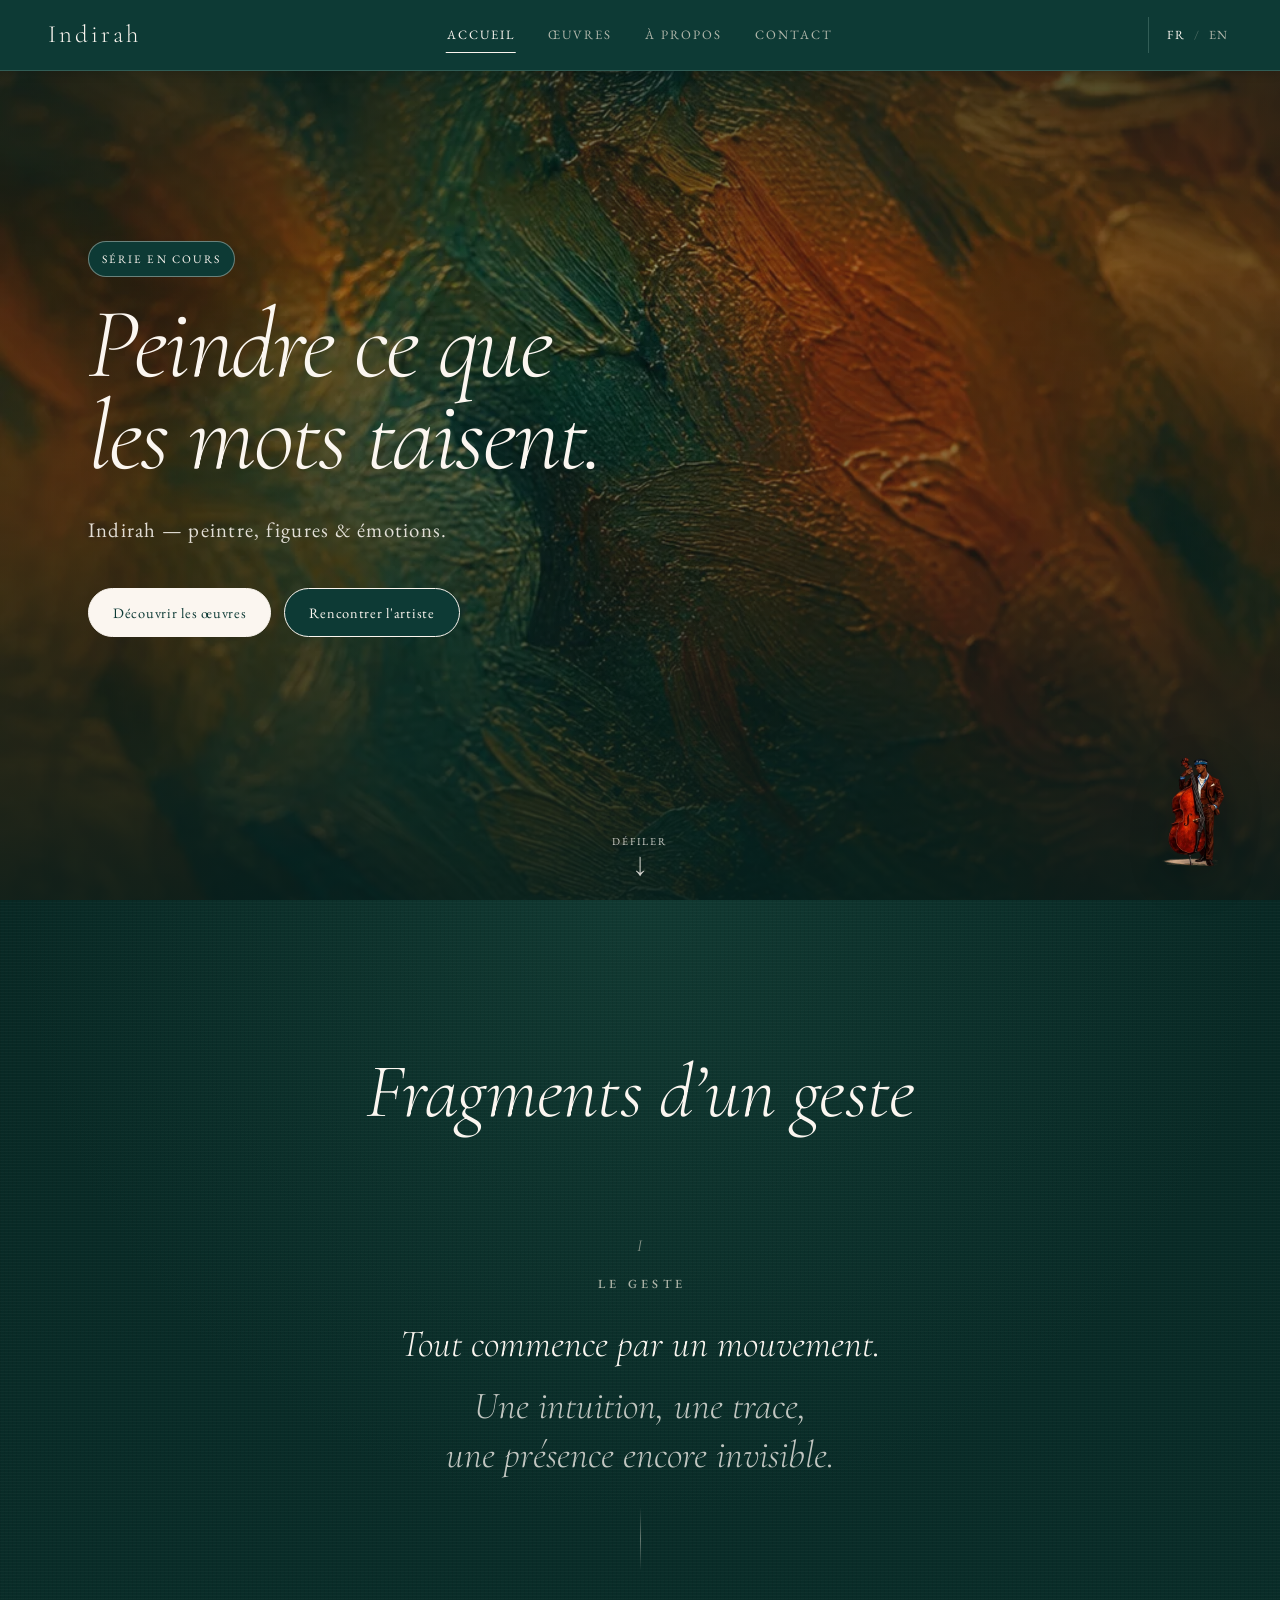
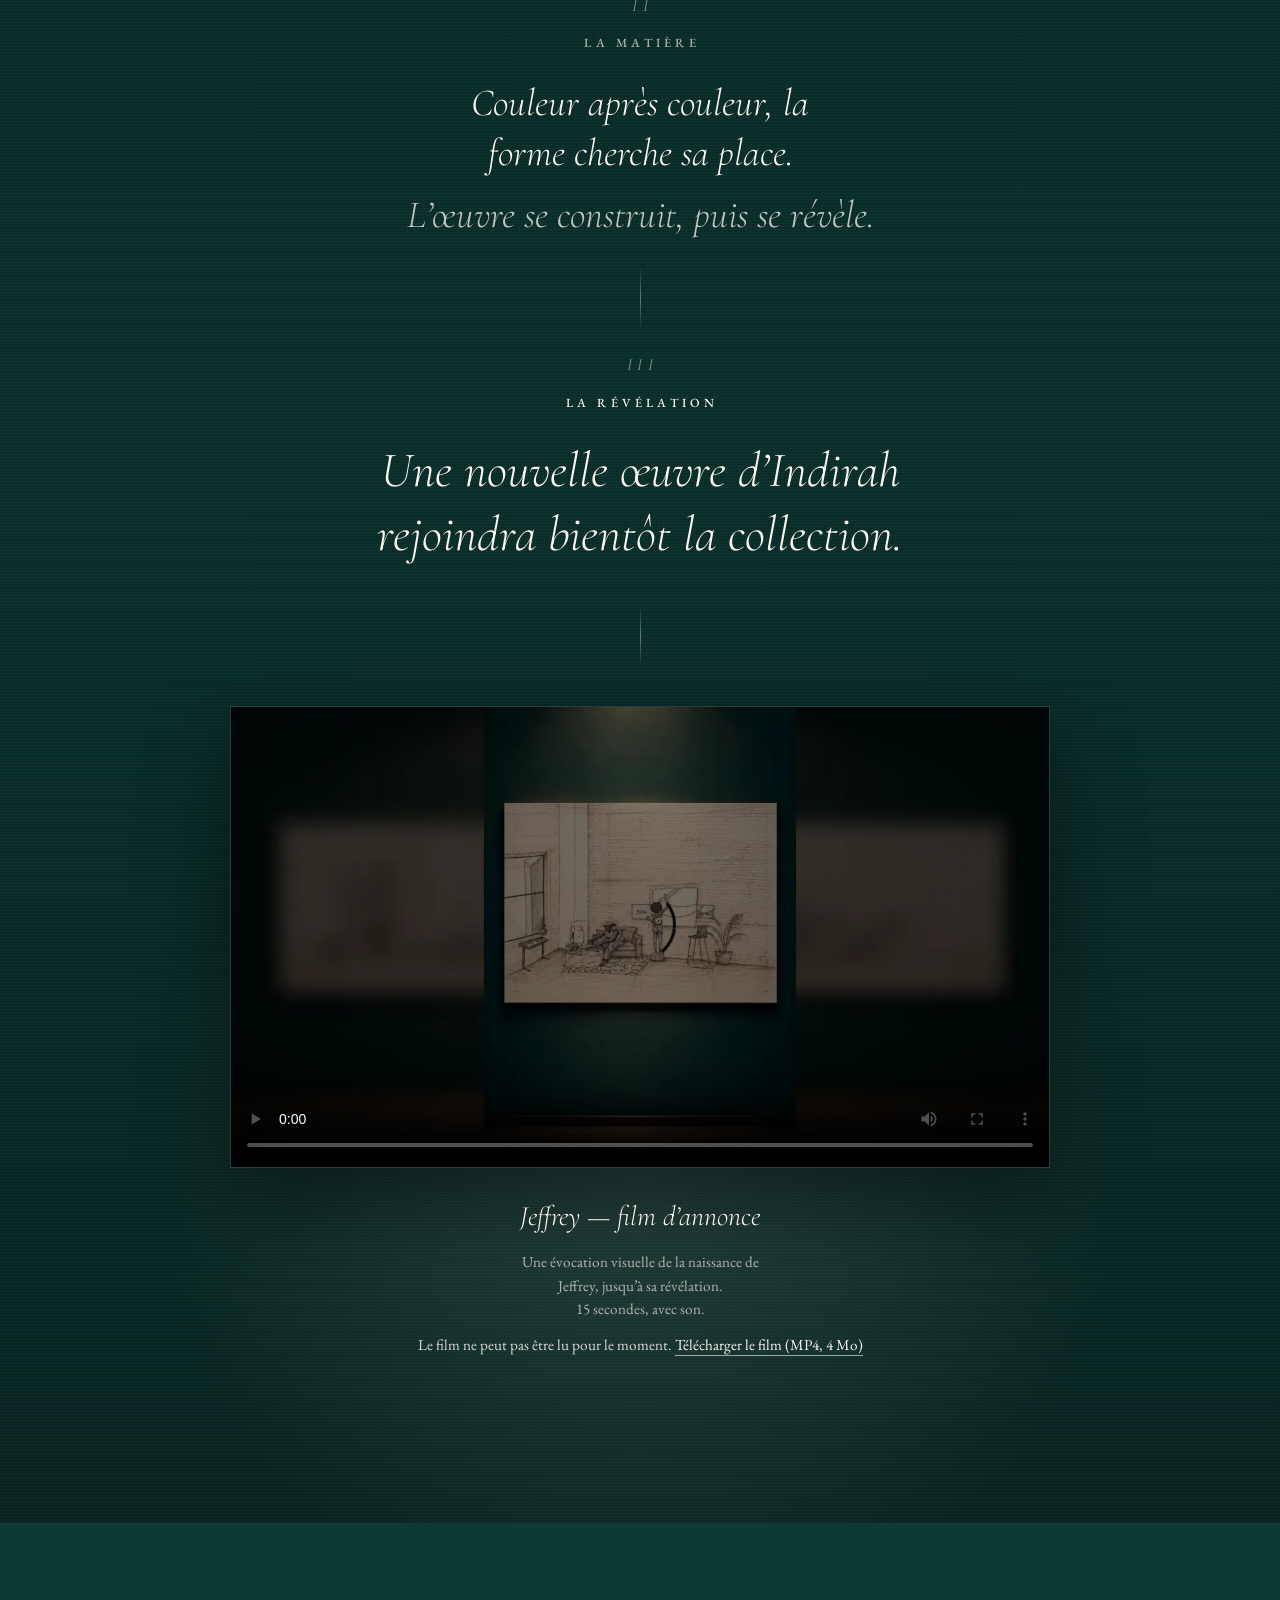
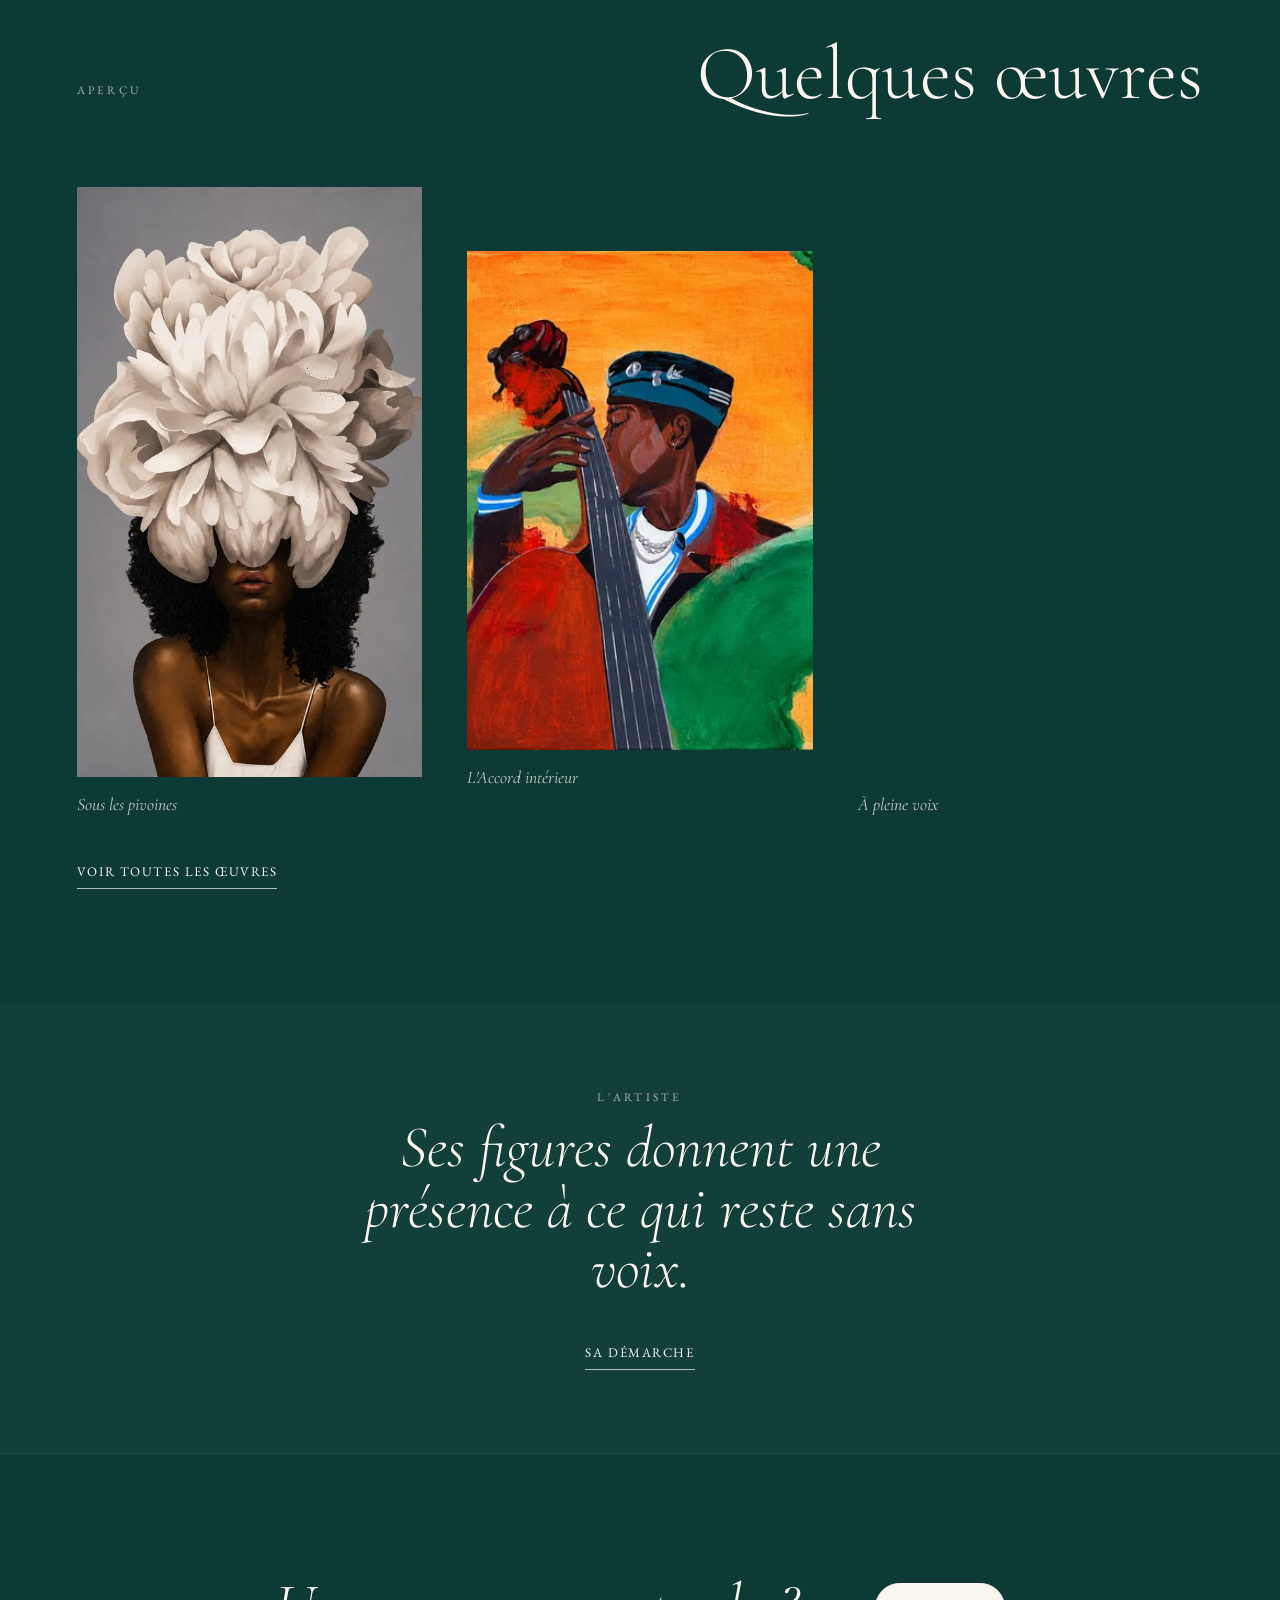
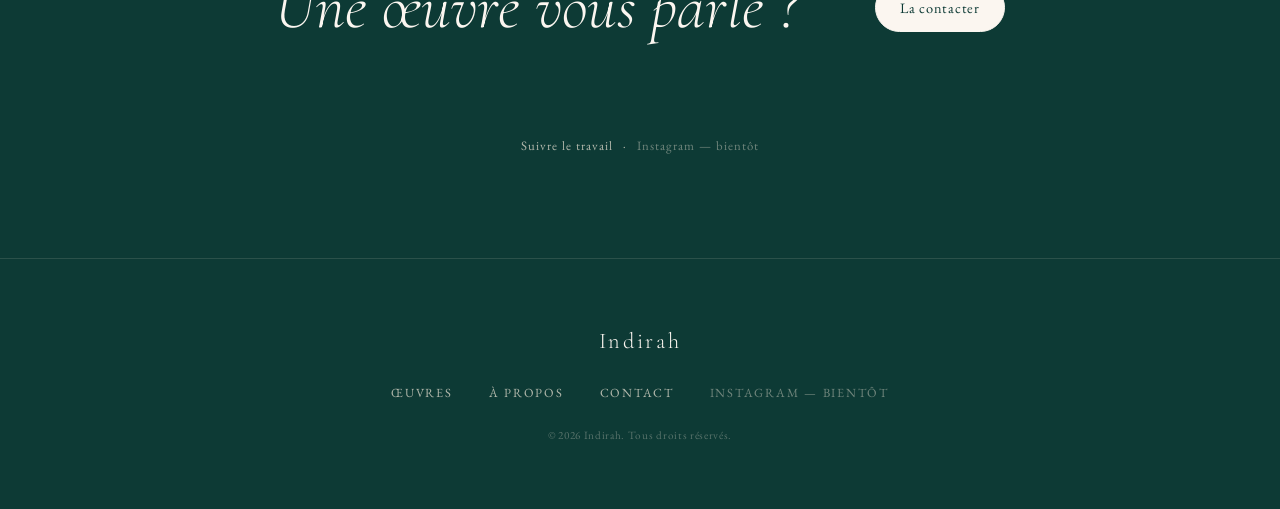
<file: index.html>
<!DOCTYPE html>
<html lang="fr">
<head>
  <meta charset="UTF-8">
  <meta http-equiv="Content-Security-Policy" content="default-src 'self'; script-src 'self'; style-src 'self'; font-src 'self'; img-src 'self'; media-src 'self'; connect-src 'self' https://api.web3forms.com; object-src 'none'; base-uri 'self'; form-action 'none'">
  <meta name="referrer" content="strict-origin-when-cross-origin">
  <meta name="viewport" content="width=device-width, initial-scale=1.0">
  <title data-i18n="meta_home_title">Indirah - Artiste Peintre</title>
  <meta name="description" content="Indirah, artiste peintre : figures, émotions et œuvres à découvrir." data-i18n-content="meta_home_desc">
  <link rel="canonical" href="https://alvynnyo.github.io/Jicasso/">
  <meta property="og:title" content="Indirah - Artiste Peintre" data-i18n-content="meta_home_title">
  <meta property="og:description" content="Indirah, artiste peintre : figures, émotions et œuvres à découvrir." data-i18n-content="meta_home_desc">
  <meta property="og:image" content="https://alvynnyo.github.io/Jicasso/images/hero-accueil-texture.webp">
  <meta property="og:url" content="https://alvynnyo.github.io/Jicasso/">
  <meta property="og:type" content="website">
  <meta name="twitter:card" content="summary_large_image">
  <meta name="twitter:title" content="Indirah - Artiste Peintre" data-i18n-content="meta_home_title">
  <meta name="twitter:description" content="Indirah, artiste peintre : figures, émotions et œuvres à découvrir." data-i18n-content="meta_home_desc">
  <meta name="twitter:image" content="https://alvynnyo.github.io/Jicasso/images/hero-accueil-texture.webp">
  <meta name="theme-color" content="#0D3A35">
  <link rel="preload" as="image" href="images/hero-accueil-texture.webp" fetchpriority="high">
  <link rel="stylesheet" href="css/base.css?v=20261020">
  <link rel="stylesheet" href="css/layout.css?v=20261018">
  <link rel="stylesheet" href="css/home.css?v=20261018">
  <link rel="stylesheet" href="css/mory.css?v=20261017">
  <link rel="stylesheet" href="css/contact-popup.css?v=20261020">
  <link rel="icon" type="image/svg+xml" href="favicon.svg">
  <link rel="icon" type="image/png" sizes="32x32" href="favicon-32x32.png">
  <link rel="apple-touch-icon" href="apple-touch-icon.png">
  <link rel="manifest" href="manifest.json">
</head>
<body id="top" class="home-page">
  <a class="skip-link" href="#main-content" data-i18n="skip_link">Aller au contenu</a>
  <header class="site-header" id="site-header">
    <div class="header-inner">
      <a href="index.html" class="brand">
        <span class="brand-name">Indirah</span>
      </a>
      <nav class="main-nav" aria-label="Navigation principale" data-i18n-aria-label="nav_main_label">
        <a href="index.html" data-i18n="nav_accueil" class="nav-current" aria-current="page">Accueil</a>
        <a href="oeuvres.html" data-i18n="nav_oeuvres">Œuvres</a>
        <a href="apropos.html" data-i18n="nav_apropos">À propos</a>
        <a href="contact.html" data-i18n="nav_contact" data-contact-open>Contact</a>
      </nav>
      <div class="lang-toggle" id="lang-toggle" role="group" aria-label="Langue du site" data-i18n-aria-label="lang_switch_label"><button type="button" class="lang-option active" data-lang="fr" lang="fr" aria-label="Français" aria-pressed="true">FR</button><span class="lang-sep" aria-hidden="true">/</span><button type="button" class="lang-option" data-lang="en" lang="en" aria-label="English" aria-pressed="false">EN</button></div>
      <button class="hamburger-btn" id="hamburger-btn" type="button" aria-label="Menu" data-i18n-aria-label="menu_toggle" aria-controls="mobile-menu" aria-expanded="false"><span></span><span></span><span></span></button>
    </div>
  </header>

  <main aria-label="Accueil" data-i18n-aria-label="nav_accueil" id="main-content">
    <section class="home-screen" id="home-hero">
      <div class="home-bg" aria-hidden="true"><img src="images/hero-accueil-texture.webp" alt="" class="home-bg-img" fetchpriority="high"></div>
      <div class="home-veil" aria-hidden="true"></div>
      <div class="home-hero-content">
        <p class="home-depth" data-i18n="home_depth">Série en cours</p>
        <h1 class="home-hook" data-i18n="home_hook">Peindre ce que les mots taisent.</h1>
        <p class="home-identity" data-i18n="home_identity">Indirah — peintre, figures &amp; émotions.</p>
        <div class="home-actions">
          <a href="oeuvres.html" class="home-cta home-cta--primary" data-i18n="home_cta_oeuvres">Découvrir les œuvres</a>
          <a href="apropos.html" class="home-cta home-cta--secondary" data-i18n="home_cta_artist">Rencontrer l'artiste</a>
        </div>
      </div>
      <a class="home-scroll-cue" href="#fragments-du-geste"><span class="home-scroll-text" data-i18n="home_scroll">Défiler</span><span class="home-scroll-arrow" aria-hidden="true">↓</span></a>
    </section>

    <section class="home-fragments" id="fragments-du-geste" aria-labelledby="fragments-title">
      <div class="home-fragments-light" aria-hidden="true"></div>
      <div class="home-fragments-inner">
        <h2 class="home-fragments-title" id="fragments-title" data-i18n="fragments_title">Fragments d’un geste</h2>
        <ol class="home-fragments-list">
          <li class="home-fragment">
            <span class="home-fragment-index" aria-hidden="true">I</span>
            <h3 class="home-fragment-title" data-i18n="fragment1_title">Le geste</h3>
            <p class="home-fragment-text"><span data-i18n="fragment1_line1">Tout commence par un mouvement.</span> <span data-i18n="fragment1_line2">Une intuition, une trace, une présence encore invisible.</span></p>
          </li>
          <li class="home-fragment">
            <span class="home-fragment-index" aria-hidden="true">II</span>
            <h3 class="home-fragment-title" data-i18n="fragment2_title">La matière</h3>
            <p class="home-fragment-text"><span data-i18n="fragment2_line1">Couleur après couleur, la forme cherche sa place.</span> <span data-i18n="fragment2_line2">L’œuvre se construit, puis se révèle.</span></p>
          </li>
          <li class="home-fragment home-fragment--reveal">
            <span class="home-fragment-index" aria-hidden="true">III</span>
            <h3 class="home-fragment-title" data-i18n="fragment3_title">La révélation</h3>
            <p class="home-fragment-text"><span data-i18n="fragment3_line1">Une nouvelle œuvre d’Indirah rejoindra bientôt la collection.</span></p>
          </li>
        </ol>

        <figure class="home-fragments-film" aria-labelledby="jeffrey-film-title">
          <div class="home-fragments-film-frame">
            <video class="home-fragments-film-video" id="jeffrey-film" controls playsinline preload="metadata" width="1280" height="720" poster="media/jeffrey-v2-poster.webp" aria-describedby="jeffrey-film-desc">
              <source src="media/jeffrey_v2_web.mp4" type="video/mp4">
              <p class="home-fragments-film-fallback"><span data-i18n="jeffrey_film_fallback">Votre navigateur ne peut pas lire cette vidéo.</span> <a href="media/jeffrey_v2_web.mp4" data-i18n="jeffrey_film_download">Télécharger le film (MP4, 4 Mo)</a></p>
            </video>
          </div>
          <figcaption class="home-fragments-film-caption">
            <h3 class="home-fragments-film-title" id="jeffrey-film-title" data-i18n="jeffrey_film_title">Jeffrey — film d’annonce</h3>
            <p class="home-fragments-film-desc" id="jeffrey-film-desc"><span data-i18n="jeffrey_film_desc">Une évocation visuelle de la naissance de Jeffrey, jusqu’à sa révélation.</span> <span data-i18n="jeffrey_film_meta">15 secondes, avec son.</span></p>
            <button type="button" class="home-fragments-film-toggle" data-film-toggle aria-controls="jeffrey-film" aria-describedby="jeffrey-film-title" hidden><span data-i18n="jeffrey_film_play">Voir le geste</span></button>
            <p class="home-fragments-film-error" id="jeffrey-film-error" role="status" tabindex="-1" hidden><span data-i18n="jeffrey_film_error">Le film ne peut pas être lu pour le moment.</span> <a href="media/jeffrey_v2_web.mp4" data-i18n="jeffrey_film_download">Télécharger le film (MP4, 4 Mo)</a></p>
          </figcaption>
        </figure>
      </div>
    </section>

    <section class="home-works" id="home-works" aria-labelledby="home-works-title">
      <div class="home-section-heading"><p class="home-section-eyebrow" data-i18n="home_works_eyebrow">Aperçu</p><h2 id="home-works-title" data-i18n="home_works_title">Quelques œuvres</h2></div>
      <div class="home-works-list">
        <figure class="home-work"><img src="images/serie-1/maria-thumb.webp" width="675" height="900" alt="Sous les pivoines" data-i18n-alt-title="work1_title" loading="lazy" decoding="async"><figcaption data-i18n="work1_title">Sous les pivoines</figcaption></figure>
        <figure class="home-work"><img src="images/serie-1/mory-thumb.webp" width="900" height="456" alt="L'Accord intérieur" data-i18n-alt-title="work2_title" loading="lazy" decoding="async"><figcaption data-i18n="work2_title">L'Accord intérieur</figcaption></figure>
        <figure class="home-work"><img src="images/serie-1/stepout-thumb.webp" width="673" height="900" alt="À pleine voix" data-i18n-alt-title="work3_title" loading="lazy" decoding="async"><figcaption data-i18n="work3_title">À pleine voix</figcaption></figure>
      </div>
      <a class="home-text-link" href="oeuvres.html" data-i18n="home_works_link">Voir toutes les œuvres</a>
    </section>

    <section class="home-artist" aria-labelledby="home-artist-title">
      <div class="home-artist-copy"><p class="home-section-eyebrow" data-i18n="home_artist_eyebrow">L'artiste</p><h2 id="home-artist-title" data-i18n="home_artist_phrase">Ses figures donnent une présence à ce qui reste sans voix.</h2><a class="home-text-link" href="apropos.html" data-i18n="home_artist_link">Sa démarche</a></div>
    </section>

    <section class="home-closing" aria-labelledby="home-closing-title"><h2 id="home-closing-title" data-i18n="home_closing_title">Une œuvre vous parle ?</h2><a class="home-cta home-cta--primary" href="contact.html" data-i18n="home_cta_contact" data-contact-open data-contact-subject="Accueil — Une œuvre vous parle ?">La contacter</a><p class="home-closing-social"><span data-i18n="home_social_prompt">Suivre le travail</span><span aria-hidden="true">·</span><span class="instagram-soon" data-i18n="instagram_soon">Instagram — bientôt</span></p></section>
  </main>

  <footer class="site-footer home-footer">
    <div class="footer-inner">
      <a href="#top" class="footer-logo">Indirah</a>
      <nav class="footer-links" aria-label="Liens de pied de page" data-i18n-aria-label="nav_footer_label"><a href="oeuvres.html" data-i18n="nav_oeuvres">Œuvres</a><a href="apropos.html" data-i18n="nav_apropos">À propos</a><a href="contact.html" data-i18n="footer_contact" data-contact-open>Contact</a><span class="instagram-soon" data-i18n="instagram_soon">Instagram — bientôt</span></nav>
      <p class="footer-copy" data-i18n="footer_copy">© 2026 Indirah. Tous droits réservés.</p>
    </div>
  </footer>

  <div class="mobile-menu-overlay" id="mobile-menu-overlay"></div>
  <nav class="mobile-menu" id="mobile-menu" aria-label="Menu mobile" data-i18n-aria-label="nav_mobile_label">
    <a href="index.html" class="mobile-menu-btn" data-i18n="nav_accueil" aria-current="page">Accueil</a><a href="oeuvres.html" class="mobile-menu-btn" data-i18n="nav_oeuvres">Œuvres</a><a href="apropos.html" class="mobile-menu-btn" data-i18n="nav_apropos">À propos</a><a href="contact.html" class="mobile-menu-btn" data-i18n="nav_contact" data-contact-open>Contact</a>
    <div class="mobile-menu-btn mobile-menu-lang" id="mobile-menu-lang" role="group" aria-label="Langue du site" data-i18n-aria-label="lang_switch_label"><button type="button" class="lang-option active" data-lang="fr" lang="fr" aria-label="Français" aria-pressed="true">FR</button><span class="lang-sep" aria-hidden="true">/</span><button type="button" class="lang-option" data-lang="en" lang="en" aria-label="English" aria-pressed="false">EN</button></div>
    <button class="mobile-menu-close" id="mobile-menu-close" type="button" aria-label="Fermer le menu" data-i18n-aria-label="menu_close"><svg viewBox="0 0 24 24" width="18" height="18" fill="none" stroke="currentColor" stroke-width="1.5" stroke-linecap="round" stroke-linejoin="round" aria-hidden="true" focusable="false"><line x1="18" y1="6" x2="6" y2="18"/><line x1="6" y1="6" x2="18" y2="18"/></svg></button>
  </nav>

  <script defer src="js/oeuvres-data.js?v=20261018"></script>
  <script defer src="js/translations.js?v=20261020"></script>
  <script defer src="js/mory-greeting.js?v=20261020"></script>
  <script defer src="js/nav.js?v=20261017"></script>
  <script defer src="js/jeffrey-video.js?v=20261019"></script>
  <script defer src="js/contact-popup.js?v=20261020"></script>
  <script defer src="js/mory.js?v=20261019"></script>
</body>
</html>
</file>
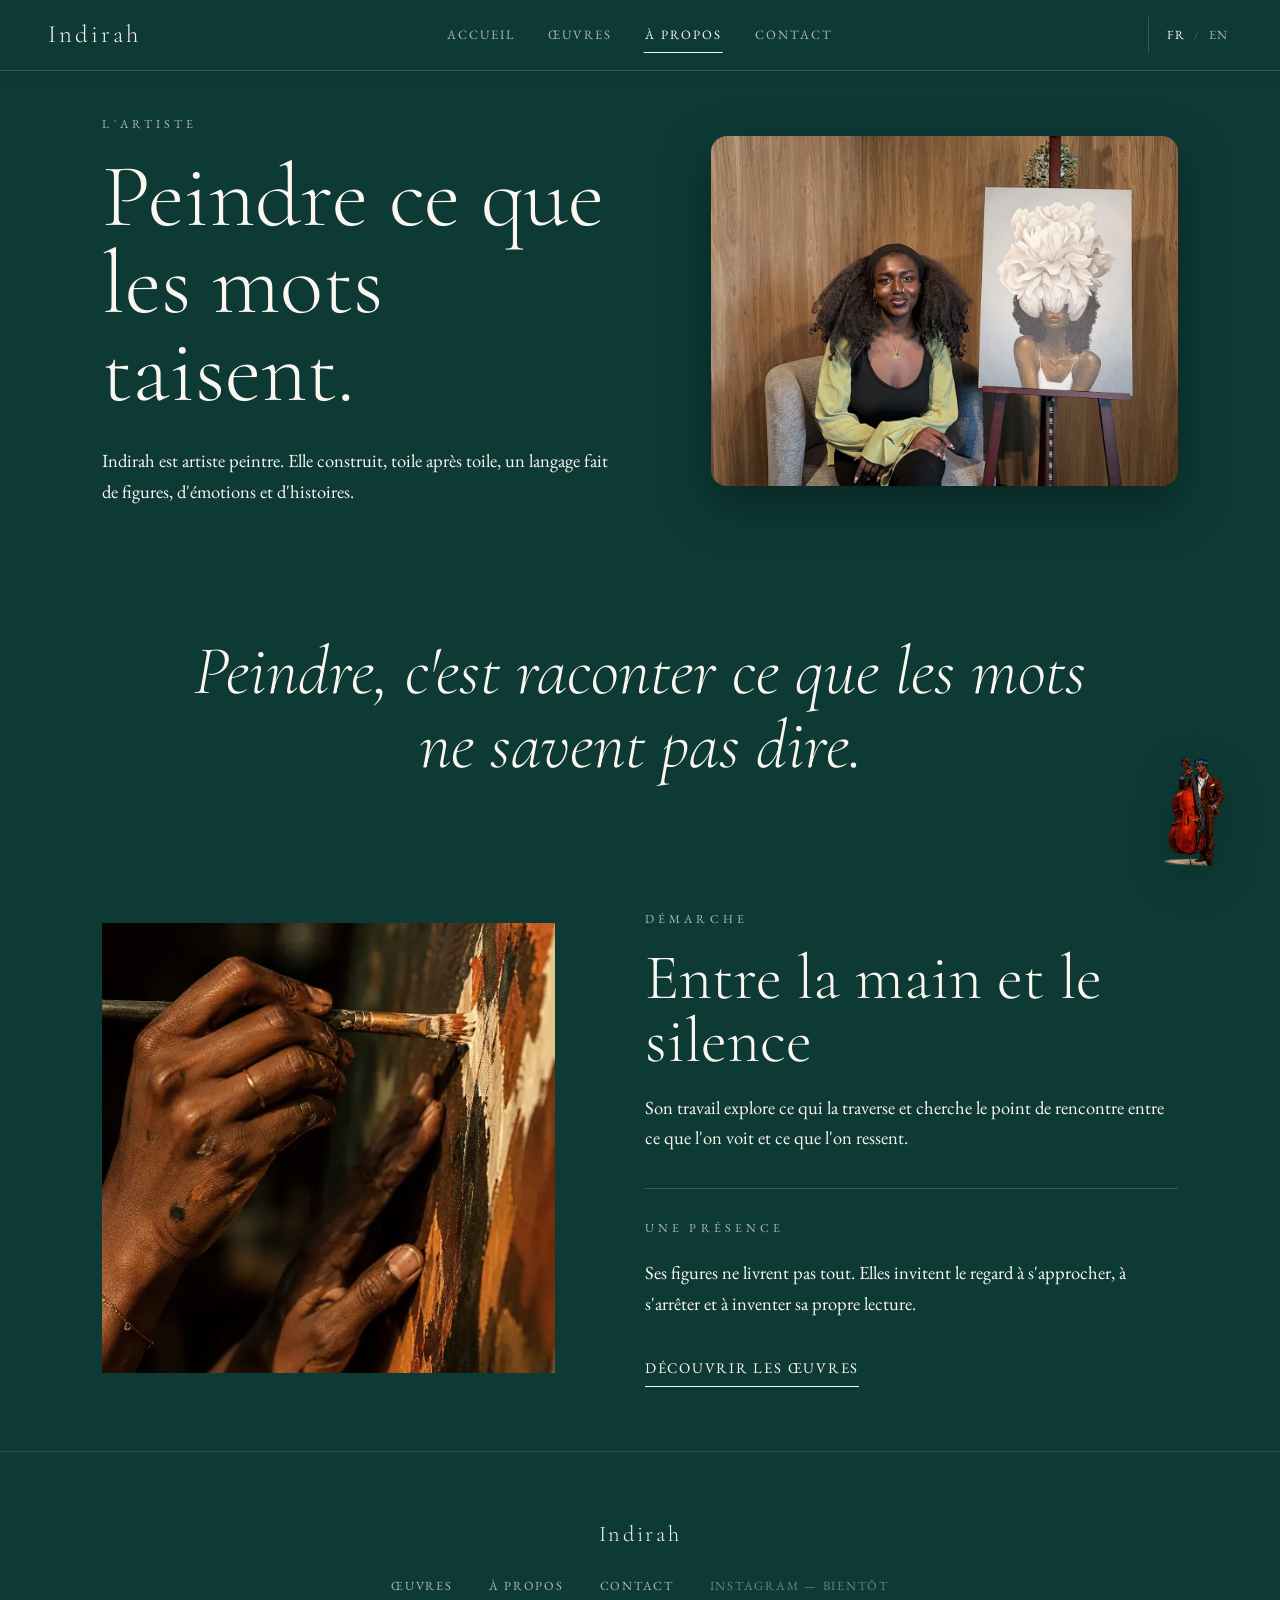
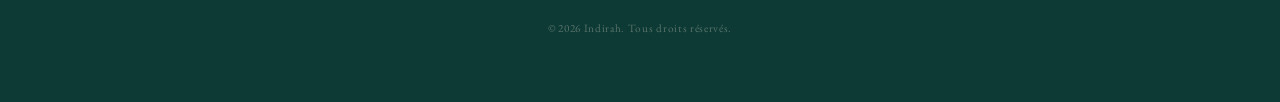
<file: apropos.html>
<!DOCTYPE html>
<html lang="fr">
<head>
  <meta charset="UTF-8">
  <meta http-equiv="Content-Security-Policy" content="default-src 'self'; script-src 'self'; style-src 'self'; font-src 'self'; img-src 'self'; media-src 'self'; connect-src 'self' https://api.web3forms.com; object-src 'none'; base-uri 'self'; form-action 'none'">
  <meta name="referrer" content="strict-origin-when-cross-origin">
  <meta name="viewport" content="width=device-width, initial-scale=1.0">
  <title data-i18n="meta_apropos_title">À propos - Indirah</title>
  <meta name="description" content="Découvrez Indirah, sa démarche artistique et sa vision de la peinture." data-i18n-content="meta_apropos_desc">
  <link rel="canonical" href="https://alvynnyo.github.io/Jicasso/apropos.html">
  <meta property="og:title" content="À propos - Indirah" data-i18n-content="meta_apropos_title">
  <meta property="og:description" content="Découvrez Indirah, sa démarche artistique et sa vision de la peinture." data-i18n-content="meta_apropos_desc">
  <meta property="og:image" content="https://alvynnyo.github.io/Jicasso/images/portrait-artiste.webp">
  <meta property="og:url" content="https://alvynnyo.github.io/Jicasso/apropos.html">
  <meta property="og:type" content="website">
  <meta name="twitter:card" content="summary_large_image">
  <meta name="twitter:title" content="À propos - Indirah" data-i18n-content="meta_apropos_title">
  <meta name="twitter:description" content="Découvrez Indirah, sa démarche artistique et sa vision de la peinture." data-i18n-content="meta_apropos_desc">
  <meta name="twitter:image" content="https://alvynnyo.github.io/Jicasso/images/portrait-artiste.webp">
  <meta name="theme-color" content="#0D3A35">
  <link rel="preload" as="image" href="images/portrait-artiste.webp" fetchpriority="high">
  <link rel="stylesheet" href="css/base.css?v=20261020">
  <link rel="stylesheet" href="css/layout.css?v=20261018">
  <link rel="stylesheet" href="css/about.css?v=20261018">
  <link rel="stylesheet" href="css/mory.css?v=20261017">
  <link rel="stylesheet" href="css/contact-popup.css?v=20261020">
  <link rel="icon" type="image/svg+xml" href="favicon.svg">
  <link rel="icon" type="image/png" sizes="32x32" href="favicon-32x32.png">
  <link rel="apple-touch-icon" href="apple-touch-icon.png">
  <link rel="manifest" href="manifest.json">
</head>
<body id="top" class="about-page">
  <a class="skip-link" href="#main-content" data-i18n="skip_link">Aller au contenu</a>
  <header class="site-header" id="site-header"><div class="header-inner">
    <a href="index.html" class="brand"><span class="brand-name">Indirah</span></a>
    <nav class="main-nav" aria-label="Navigation principale" data-i18n-aria-label="nav_main_label"><a href="index.html" data-i18n="nav_accueil">Accueil</a><a href="oeuvres.html" data-i18n="nav_oeuvres">Œuvres</a><a href="apropos.html" data-i18n="nav_apropos" class="nav-current" aria-current="page">À propos</a><a href="contact.html" data-i18n="nav_contact" data-contact-open>Contact</a></nav>
    <div class="lang-toggle" id="lang-toggle" role="group" aria-label="Langue du site" data-i18n-aria-label="lang_switch_label"><button type="button" class="lang-option active" data-lang="fr" lang="fr" aria-label="Français" aria-pressed="true">FR</button><span class="lang-sep" aria-hidden="true">/</span><button type="button" class="lang-option" data-lang="en" lang="en" aria-label="English" aria-pressed="false">EN</button></div>
    <button class="hamburger-btn" id="hamburger-btn" type="button" aria-label="Menu" data-i18n-aria-label="menu_toggle" aria-controls="mobile-menu" aria-expanded="false"><span></span><span></span><span></span></button>
  </div></header>
  <main id="main-content">
    <section class="about-hero">
      <div class="about-copy"><p class="about-eyebrow" data-i18n="apropos_eyebrow">L'artiste</p><h1 data-i18n="apropos_title">Peindre ce que les mots taisent.</h1><p class="about-lead" data-i18n="apropos_intro">Indirah est artiste peintre. Elle construit, toile après toile, un langage fait de figures, d'émotions et d'histoires.</p></div>
      <figure class="about-portrait"><img src="images/portrait-artiste.webp" alt="Portrait d'Indirah" data-i18n-alt-title="alt_portrait" width="1200" height="900" loading="eager" fetchpriority="high" decoding="async"></figure>
    </section>
    <section class="about-quote"><blockquote data-i18n="apropos_quote">Peindre, c'est raconter ce que les mots ne savent pas dire.</blockquote></section>
    <section class="about-section about-section--reverse">
      <figure class="about-image"><img src="images/mains-pinceau.webp" alt="Mains d'artiste tenant un pinceau" data-i18n-alt-title="alt_hands" loading="lazy" decoding="async"></figure>
      <div class="about-copy">
        <p class="about-eyebrow" data-i18n="apropos_vision_eyebrow">Démarche</p>
        <h2 data-i18n="apropos_vision_title">Entre la main et le silence</h2>
        <p data-i18n="apropos_vision_p2">Son travail explore ce qui la traverse et cherche le point de rencontre entre ce que l'on voit et ce que l'on ressent.</p>
        <div class="about-presence">
          <p class="about-eyebrow" data-i18n="apropos_personal_eyebrow">Une présence</p>
          <p data-i18n="apropos_personal_p1">Ses figures ne livrent pas tout. Elles invitent le regard à s'approcher, à s'arrêter et à inventer sa propre lecture.</p>
        </div>
        <a class="about-cta" href="oeuvres.html" data-i18n="apropos_cta">Découvrir les œuvres</a>
      </div>
    </section>
  </main>
  <footer class="site-footer"><div class="footer-inner"><a href="#top" class="footer-logo">Indirah</a><nav class="footer-links" aria-label="Liens de pied de page" data-i18n-aria-label="nav_footer_label"><a href="oeuvres.html" data-i18n="nav_oeuvres">Œuvres</a><a href="apropos.html" data-i18n="nav_apropos">À propos</a><a href="contact.html" data-i18n="footer_contact" data-contact-open>Contact</a><span class="instagram-soon" data-i18n="instagram_soon">Instagram — bientôt</span></nav><p class="footer-copy" data-i18n="footer_copy">© 2026 Indirah. Tous droits réservés.</p></div></footer>
  <div class="mobile-menu-overlay" id="mobile-menu-overlay"></div>
  <nav class="mobile-menu" id="mobile-menu" aria-label="Menu mobile" data-i18n-aria-label="nav_mobile_label"><a href="index.html" class="mobile-menu-btn" data-i18n="nav_accueil">Accueil</a><a href="oeuvres.html" class="mobile-menu-btn" data-i18n="nav_oeuvres">Œuvres</a><a href="apropos.html" class="mobile-menu-btn" data-i18n="nav_apropos" aria-current="page">À propos</a><a href="contact.html" class="mobile-menu-btn" data-i18n="nav_contact" data-contact-open>Contact</a><div class="mobile-menu-btn mobile-menu-lang" id="mobile-menu-lang" role="group" aria-label="Langue du site" data-i18n-aria-label="lang_switch_label"><button type="button" class="lang-option active" data-lang="fr" lang="fr" aria-label="Français" aria-pressed="true">FR</button><span class="lang-sep" aria-hidden="true">/</span><button type="button" class="lang-option" data-lang="en" lang="en" aria-label="English" aria-pressed="false">EN</button></div><button class="mobile-menu-close" id="mobile-menu-close" type="button" aria-label="Fermer le menu" data-i18n-aria-label="menu_close"><svg viewBox="0 0 24 24" width="18" height="18" fill="none" stroke="currentColor" stroke-width="1.5" stroke-linecap="round" stroke-linejoin="round" aria-hidden="true" focusable="false"><line x1="18" y1="6" x2="6" y2="18"/><line x1="6" y1="6" x2="18" y2="18"/></svg></button></nav>
  <script defer src="js/oeuvres-data.js?v=20261018"></script>
  <script defer src="js/translations.js?v=20261020"></script>
  <script defer src="js/mory-greeting.js?v=20261020"></script>
  <script defer src="js/nav.js?v=20261017"></script>
  <script defer src="js/contact-popup.js?v=20261020"></script>
  <script defer src="js/mory.js?v=20261019"></script>
</body>
</html>
</file>
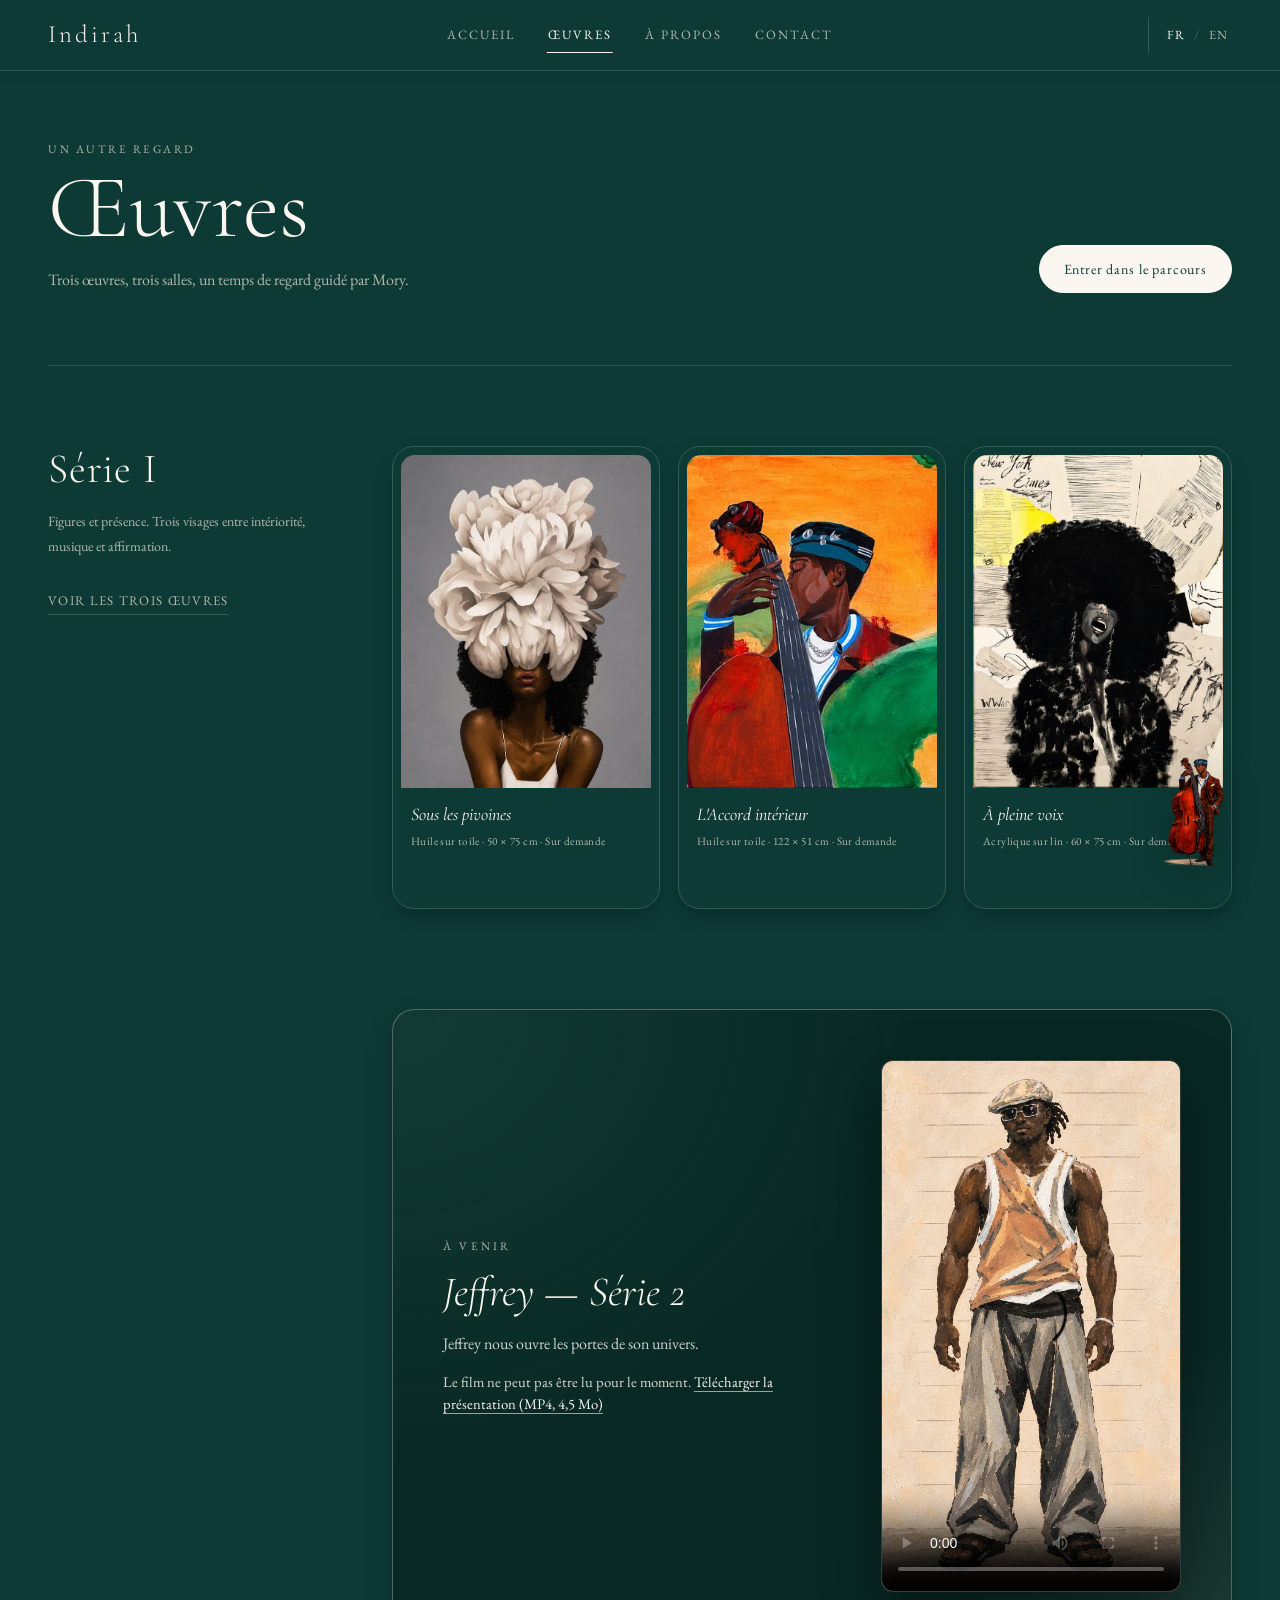
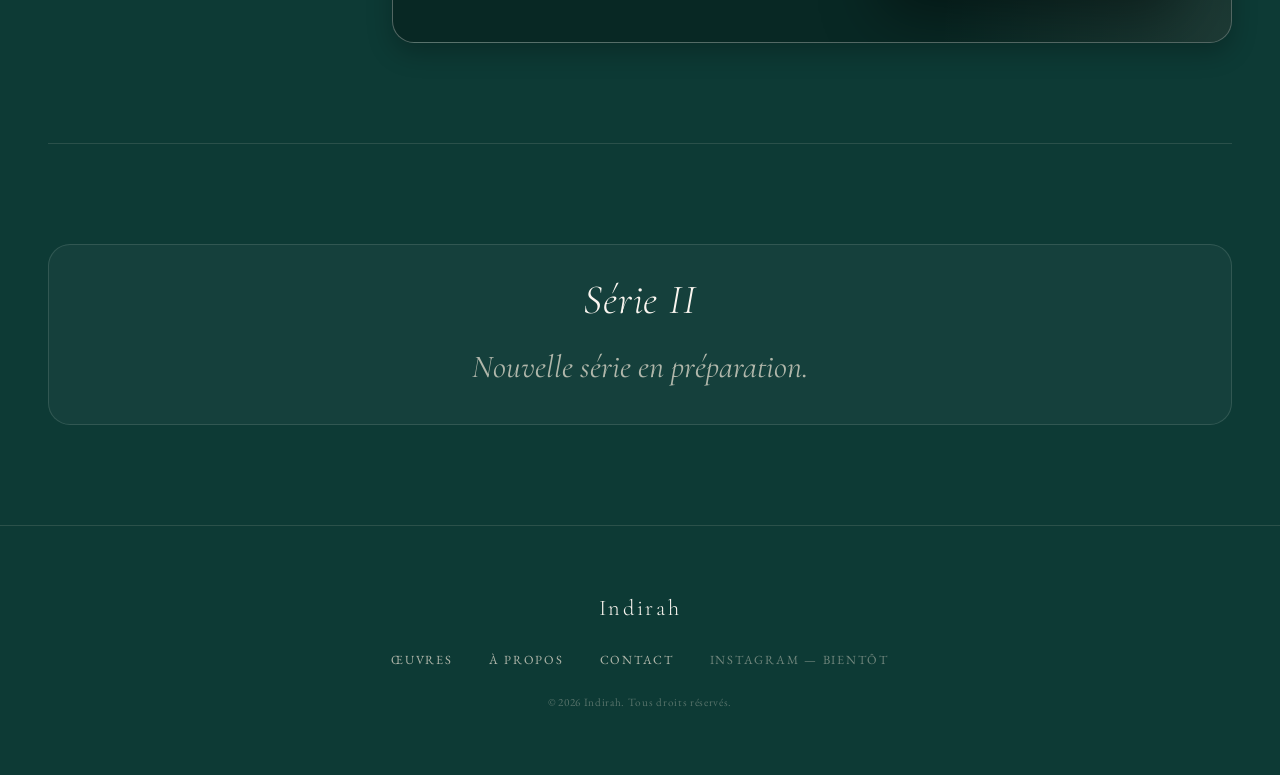
<file: atelier.html>
<!DOCTYPE html>
<html lang="fr">
<head>
  <meta charset="UTF-8">
  <meta http-equiv="Content-Security-Policy" content="default-src 'self'; script-src 'self'; style-src 'self'; font-src 'self'; img-src 'self'; media-src 'self'; connect-src 'self'; object-src 'none'; base-uri 'self'; form-action 'none'">
  <meta name="referrer" content="strict-origin-when-cross-origin">
  <!-- Page de compatibilité pour l'ancienne route "Atelier", redirigée vers Oeuvres. -->
  <meta http-equiv="refresh" content="0; url=oeuvres.html">
  <link rel="canonical" href="https://alvynnyo.github.io/Jicasso/oeuvres.html">
  <meta name="robots" content="noindex">
  <title>Redirection…</title>
  <script src="js/legacy-redirect.js"></script>
</head>
<body>
  <p>Cette page a été déplacée. <a href="oeuvres.html">Voir les œuvres</a>.</p>
</body>
</html>
</file>
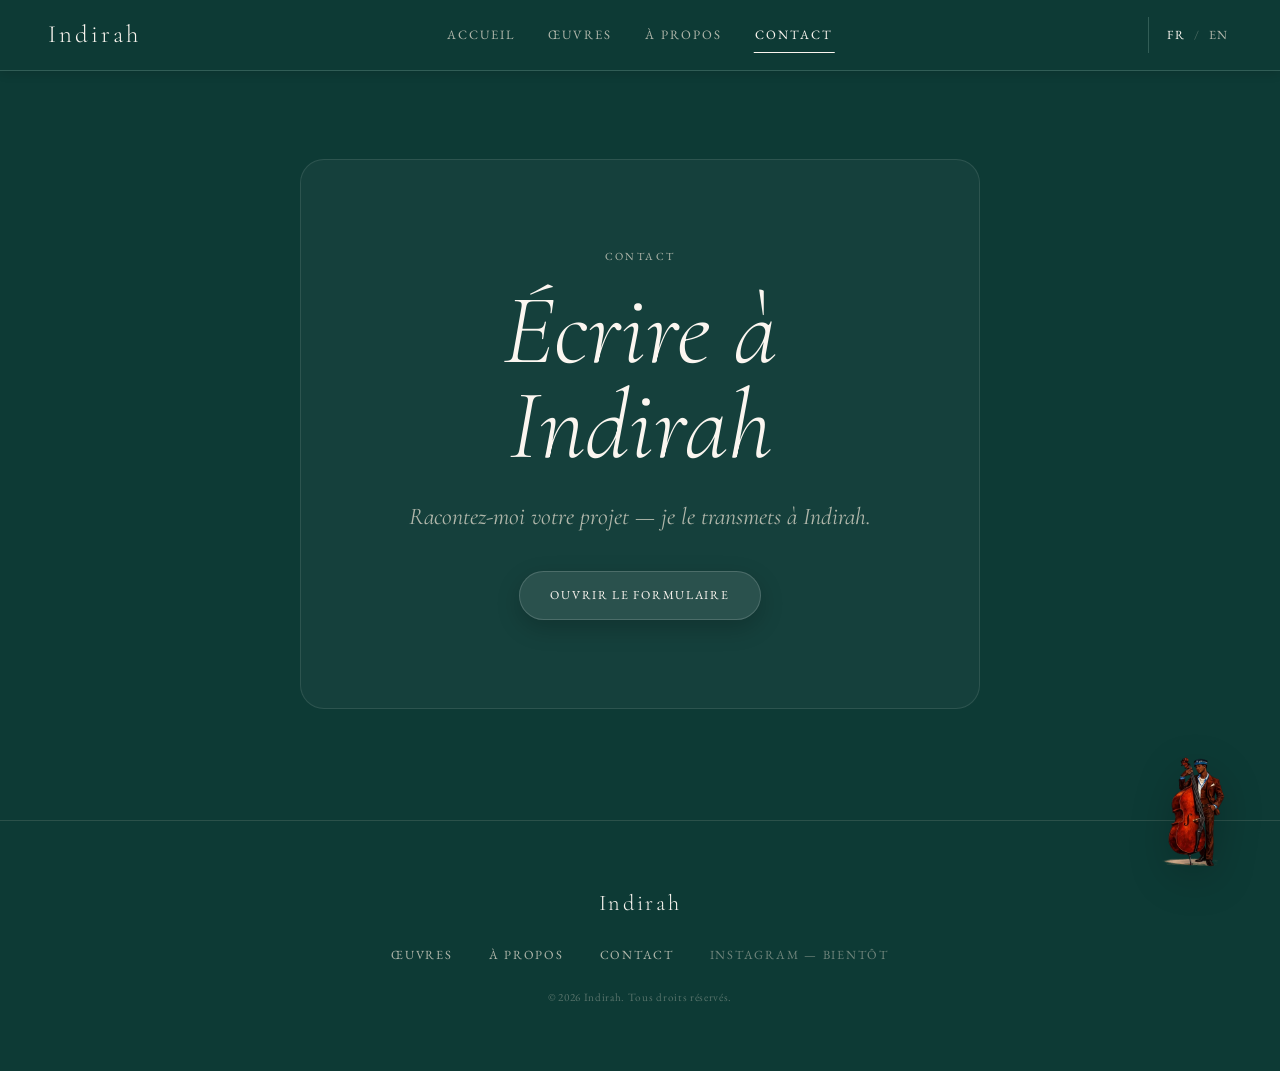
<file: contact.html>
<!DOCTYPE html>
<html lang="fr">
<head>
  <meta charset="UTF-8">
  <meta http-equiv="Content-Security-Policy" content="default-src 'self'; script-src 'self'; style-src 'self'; font-src 'self'; img-src 'self'; media-src 'self'; connect-src 'self' https://api.web3forms.com; object-src 'none'; base-uri 'self'; form-action 'none'">
  <meta name="referrer" content="strict-origin-when-cross-origin">
  <meta name="viewport" content="width=device-width, initial-scale=1.0">
  <title data-i18n="meta_contact_title">Contact - Indirah</title>
  <meta name="description" content="Contactez Indirah pour un projet artistique, une question ou une collaboration." data-i18n-content="meta_contact_desc">
  <link rel="canonical" href="https://alvynnyo.github.io/Jicasso/contact.html">
  <meta property="og:title" content="Contact - Indirah" data-i18n-content="meta_contact_title">
  <meta property="og:description" content="Contactez Indirah pour un projet artistique, une question ou une collaboration." data-i18n-content="meta_contact_desc">
  <meta property="og:image" content="https://alvynnyo.github.io/Jicasso/images/hero-mory-galerie.webp">
  <meta property="og:url" content="https://alvynnyo.github.io/Jicasso/contact.html">
  <meta property="og:type" content="website">
  <meta name="twitter:card" content="summary_large_image">
  <meta name="twitter:title" content="Contact - Indirah" data-i18n-content="meta_contact_title">
  <meta name="twitter:description" content="Contactez Indirah pour un projet artistique, une question ou une collaboration." data-i18n-content="meta_contact_desc">
  <meta name="twitter:image" content="https://alvynnyo.github.io/Jicasso/images/hero-mory-galerie.webp">
  <meta name="theme-color" content="#0D3A35">

  <link rel="stylesheet" href="css/base.css?v=20261020">
  <link rel="stylesheet" href="css/layout.css?v=20261018">
  <link rel="stylesheet" href="css/contact.css?v=20260715-2">
  <link rel="stylesheet" href="css/mory.css?v=20261017">
  <link rel="stylesheet" href="css/contact-popup.css?v=20261020">
  <link rel="icon" type="image/svg+xml" href="favicon.svg">
  <link rel="icon" type="image/png" sizes="32x32" href="favicon-32x32.png">
  <link rel="apple-touch-icon" href="apple-touch-icon.png">
  <link rel="manifest" href="manifest.json">
</head>
<body id="top" class="contact-page">
  <a class="skip-link" href="#main-content" data-i18n="skip_link">Aller au contenu</a>
  <header class="site-header" id="site-header">
    <div class="header-inner">
      <a href="index.html" class="brand">
        <span class="brand-name">Indirah</span>
      </a>
      <nav class="main-nav" aria-label="Navigation principale" data-i18n-aria-label="nav_main_label"><a href="index.html" data-i18n="nav_accueil">Accueil</a><a href="oeuvres.html" data-i18n="nav_oeuvres">Œuvres</a><a href="apropos.html" data-i18n="nav_apropos">À propos</a><a href="contact.html" data-i18n="nav_contact" class="nav-current" data-contact-open aria-current="page">Contact</a></nav>
      <div class="lang-toggle" id="lang-toggle" role="group" aria-label="Langue du site" data-i18n-aria-label="lang_switch_label"><button type="button" class="lang-option active" data-lang="fr" lang="fr" aria-label="Français" aria-pressed="true">FR</button><span class="lang-sep" aria-hidden="true">/</span><button type="button" class="lang-option" data-lang="en" lang="en" aria-label="English" aria-pressed="false">EN</button></div>
      <button class="hamburger-btn" id="hamburger-btn" type="button" aria-label="Menu" data-i18n-aria-label="menu_toggle" aria-controls="mobile-menu" aria-expanded="false"><span></span><span></span><span></span></button>
    </div>
  </header>

  <main class="contact-page-main" id="main-content">
    <section class="contact-page-card" aria-labelledby="contact-page-title">
      <p class="contact-page-eyebrow" data-i18n="nav_contact">Contact</p>
      <h1 class="contact-page-title" id="contact-page-title" data-i18n="contact_open">Écrire à Indirah</h1>
      <p class="contact-page-invitation" data-i18n="contact_popup_intro">Racontez-moi votre projet — je le transmets à Indirah.</p>
      <a class="contact-page-open" href="contact.html" data-contact-open data-contact-subject="Page Contact" data-i18n="contact_page_button">Ouvrir le formulaire</a>
    </section>
  </main>

  <footer class="site-footer">
    <div class="footer-inner">
      <a href="#top" class="footer-logo">Indirah</a>
      <nav class="footer-links" aria-label="Liens de pied de page" data-i18n-aria-label="nav_footer_label"><a href="oeuvres.html" data-i18n="nav_oeuvres">Œuvres</a><a href="apropos.html" data-i18n="nav_apropos">À propos</a><a href="contact.html" data-i18n="footer_contact" data-contact-open>Contact</a><span class="instagram-soon" data-i18n="instagram_soon">Instagram — bientôt</span></nav>
      <p class="footer-copy" data-i18n="footer_copy">© 2026 Indirah. Tous droits réservés.</p>
    </div>
  </footer>

  <div class="mobile-menu-overlay" id="mobile-menu-overlay"></div>
  <nav class="mobile-menu" id="mobile-menu" aria-label="Menu mobile" data-i18n-aria-label="nav_mobile_label"><a href="index.html" class="mobile-menu-btn" data-i18n="nav_accueil">Accueil</a><a href="oeuvres.html" class="mobile-menu-btn" data-i18n="nav_oeuvres">Œuvres</a><a href="apropos.html" class="mobile-menu-btn" data-i18n="nav_apropos">À propos</a><a href="contact.html" class="mobile-menu-btn" data-i18n="nav_contact" data-contact-open aria-current="page">Contact</a><div class="mobile-menu-btn mobile-menu-lang" id="mobile-menu-lang" role="group" aria-label="Langue du site" data-i18n-aria-label="lang_switch_label"><button type="button" class="lang-option active" data-lang="fr" lang="fr" aria-label="Français" aria-pressed="true">FR</button><span class="lang-sep" aria-hidden="true">/</span><button type="button" class="lang-option" data-lang="en" lang="en" aria-label="English" aria-pressed="false">EN</button></div><button class="mobile-menu-close" id="mobile-menu-close" type="button" aria-label="Fermer le menu" data-i18n-aria-label="menu_close"><svg viewBox="0 0 24 24" width="18" height="18" fill="none" stroke="currentColor" stroke-width="1.5" stroke-linecap="round" stroke-linejoin="round" aria-hidden="true" focusable="false"><line x1="18" y1="6" x2="6" y2="18"/><line x1="6" y1="6" x2="18" y2="18"/></svg></button></nav>

  <script defer src="js/oeuvres-data.js?v=20261018"></script>
  <script defer src="js/translations.js?v=20261020"></script>
  <script defer src="js/nav.js?v=20261017"></script>
  <script defer src="js/contact-popup.js?v=20261020"></script>
  <script defer src="js/mory-greeting.js?v=20261020"></script>
  <script defer src="js/mory.js?v=20261019"></script>
</body>
</html>
</file>
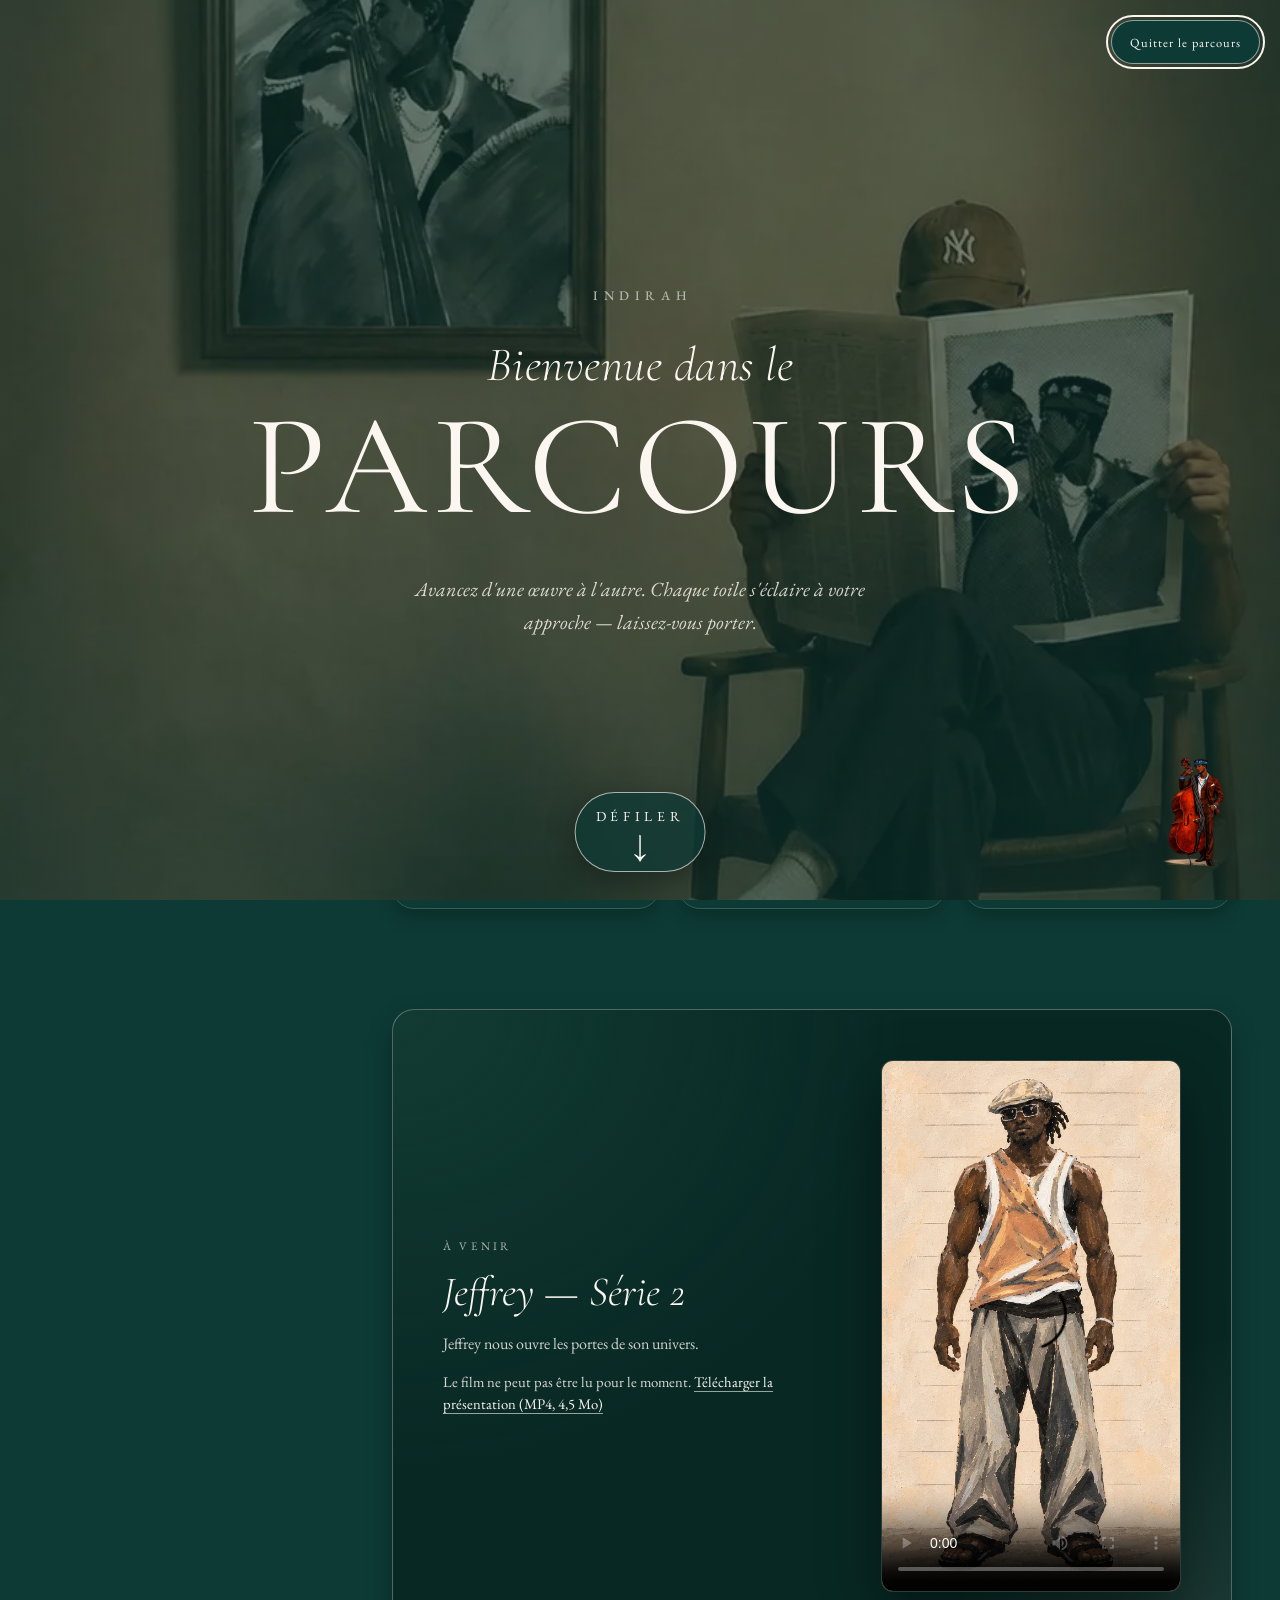
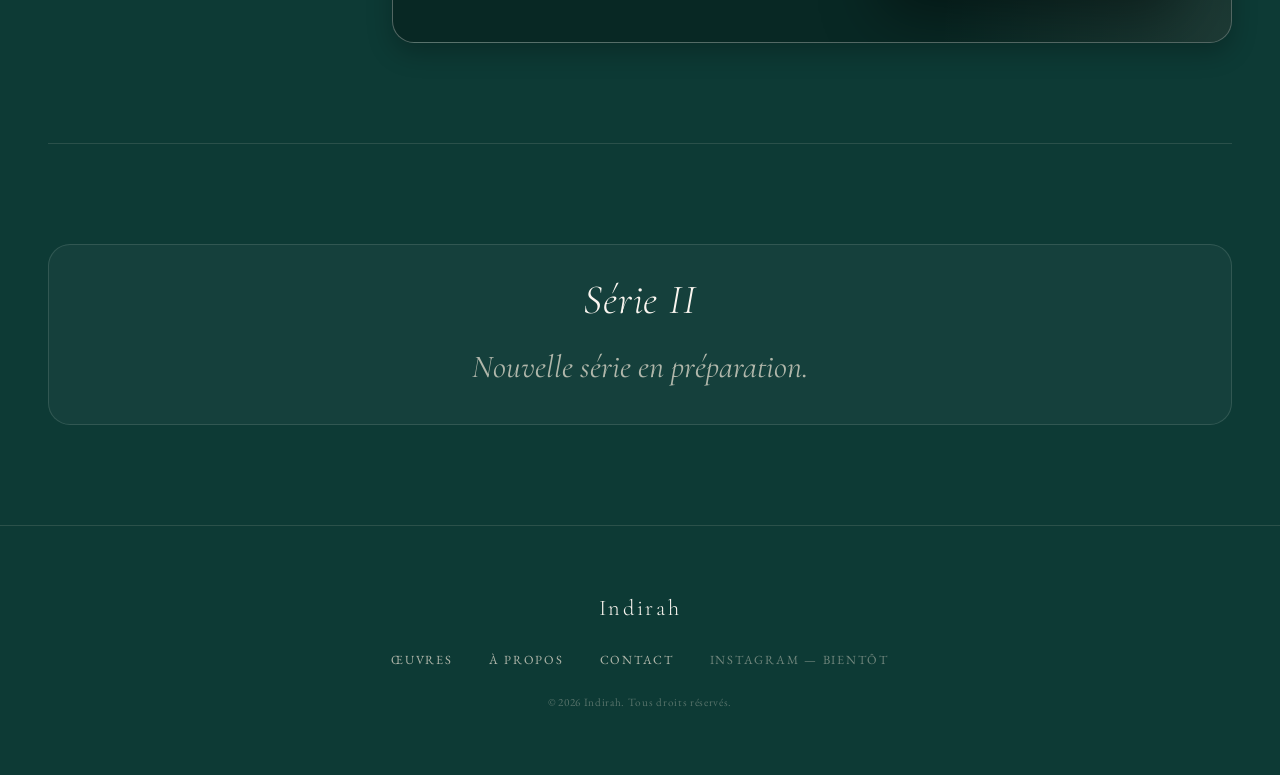
<file: musee.html>
<!DOCTYPE html>
<html lang="fr">
<head>
  <meta charset="UTF-8">
  <meta http-equiv="Content-Security-Policy" content="default-src 'self'; script-src 'self'; style-src 'self'; font-src 'self'; img-src 'self'; media-src 'self'; connect-src 'self'; object-src 'none'; base-uri 'self'; form-action 'none'">
  <meta name="referrer" content="strict-origin-when-cross-origin">
  <!-- Route historique conservée pour les anciens liens. -->
  <meta http-equiv="refresh" content="0; url=oeuvres.html#parcours-immersif">
  <link rel="canonical" href="https://alvynnyo.github.io/Jicasso/oeuvres.html">
  <meta name="robots" content="noindex">
  <title>Redirection…</title>
  <script src="js/legacy-redirect.js"></script>
</head>
<body><p>Cette page a été déplacée. <a href="oeuvres.html#parcours-immersif">Commencer la visite</a>.</p></body>
</html>
</file>
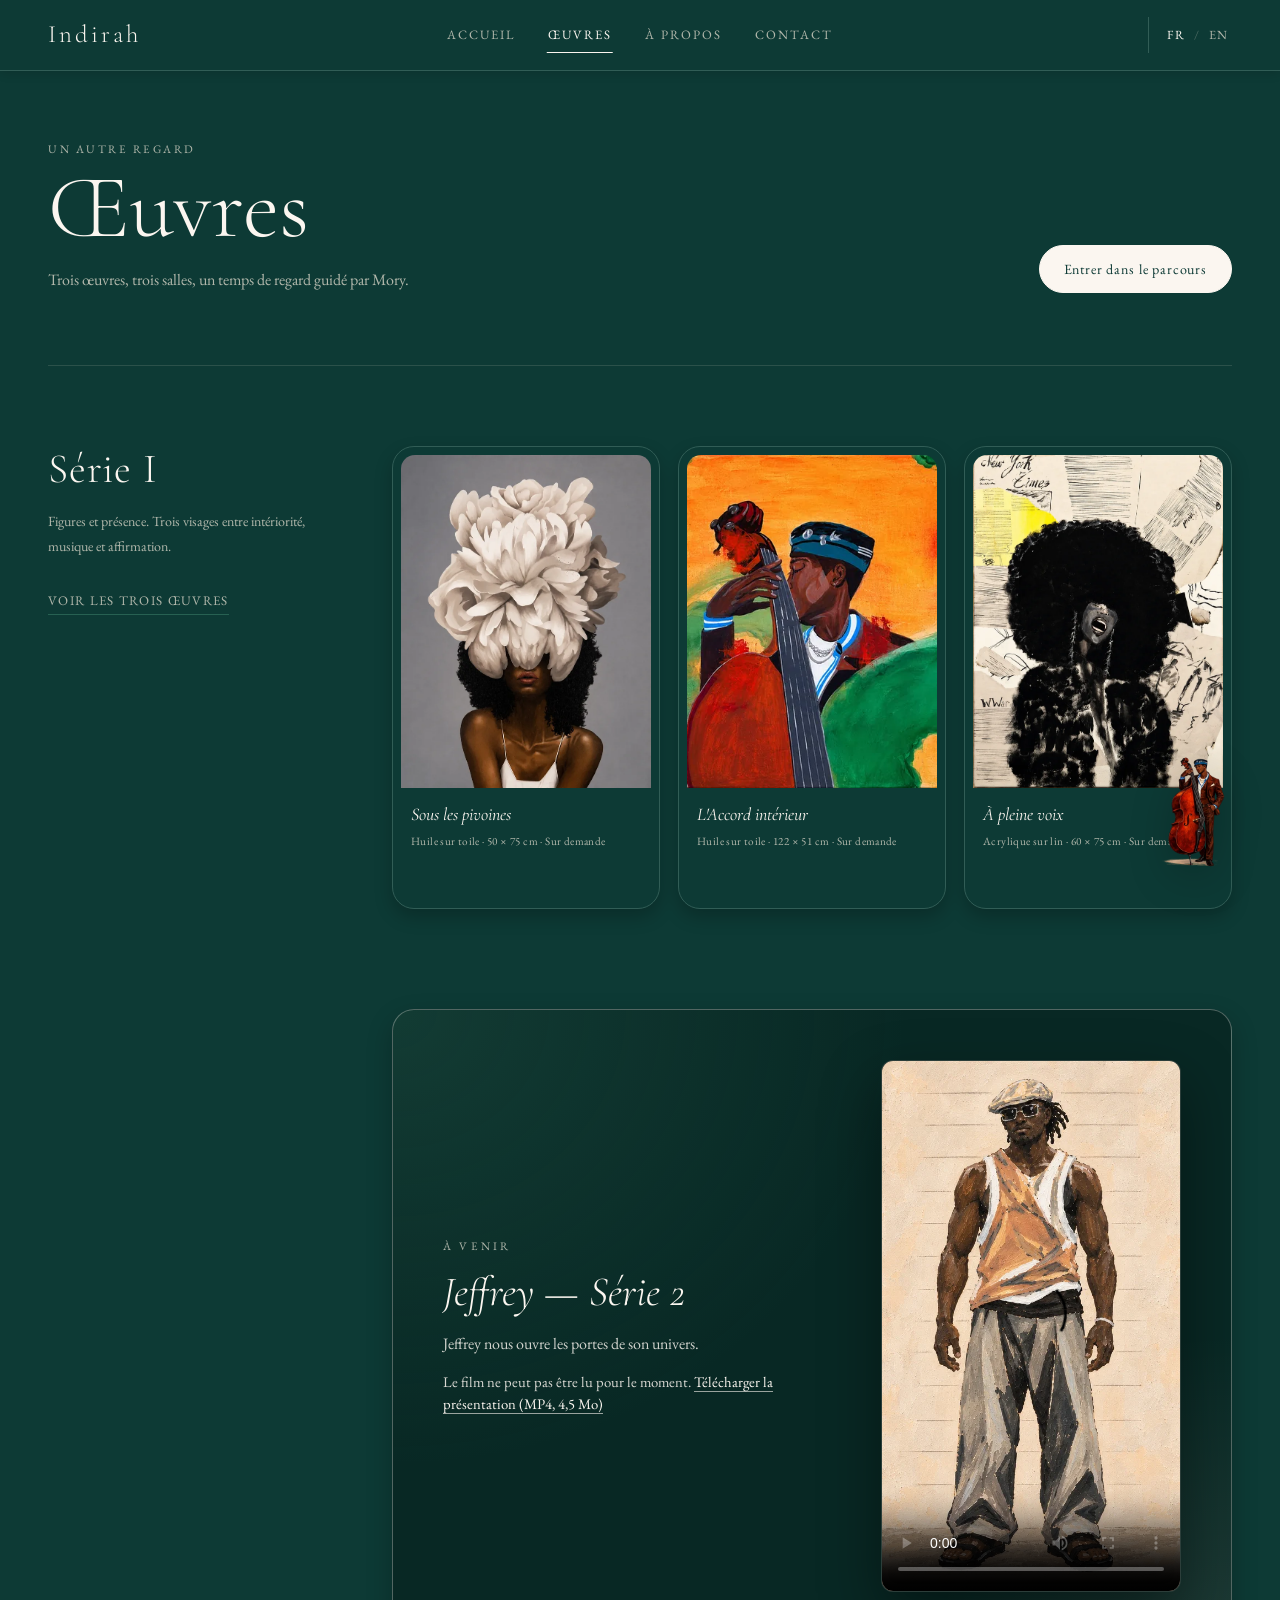
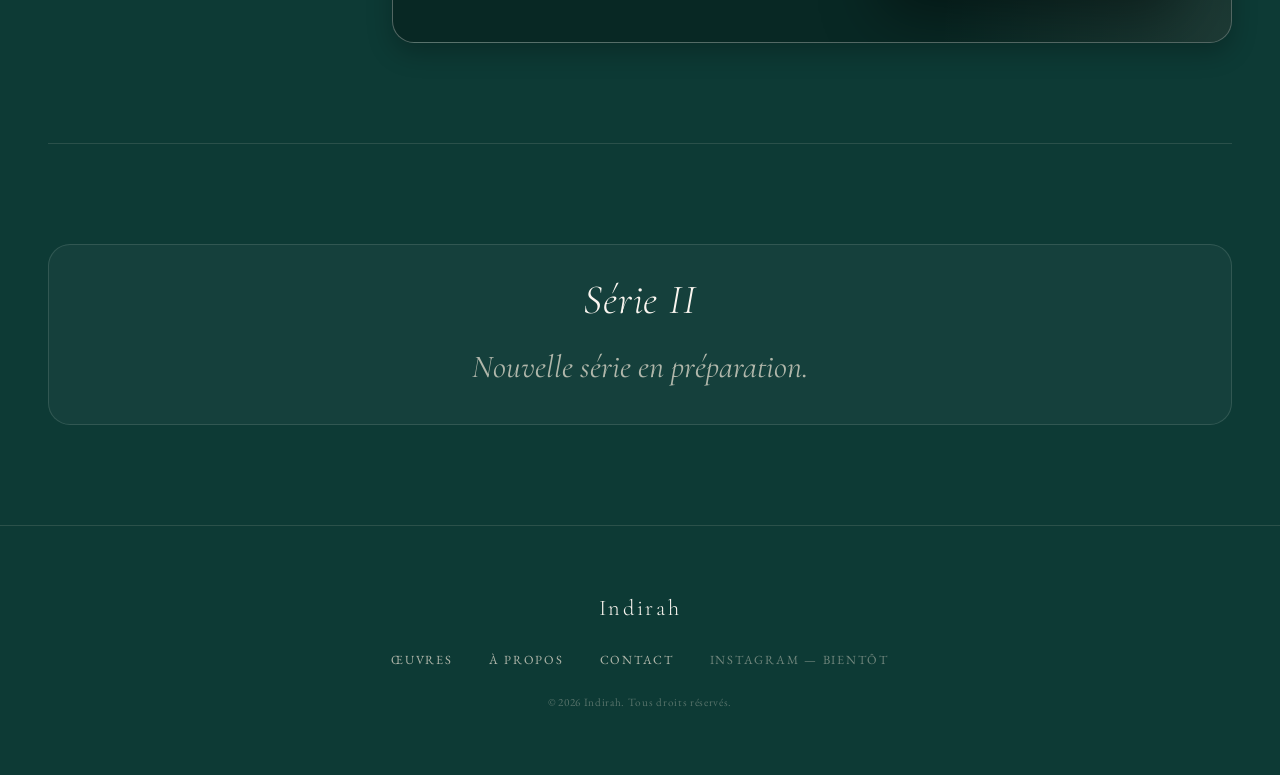
<file: oeuvres.html>
<!DOCTYPE html>
<html lang="fr">
<head>
  <meta charset="UTF-8">
  <meta http-equiv="Content-Security-Policy" content="default-src 'self'; script-src 'self'; style-src 'self'; font-src 'self'; img-src 'self'; media-src 'self'; connect-src 'self' https://api.web3forms.com; object-src 'none'; base-uri 'self'; form-action 'none'">
  <meta name="referrer" content="strict-origin-when-cross-origin">
  <meta name="viewport" content="width=device-width, initial-scale=1.0">
  <title data-i18n="meta_oeuvres_title">Œuvres - Indirah</title>
  <meta name="description" content="Explorez les series de peintures d'Indirah, avec une galerie visuelle et une lightbox immersive." data-i18n-content="meta_oeuvres_desc">
  <link rel="canonical" href="https://alvynnyo.github.io/Jicasso/oeuvres.html">
  <meta property="og:title" content="Œuvres - Indirah" data-i18n-content="meta_oeuvres_title">
  <meta property="og:description" content="Explorez les series de peintures d'Indirah, avec une galerie visuelle et une lightbox immersive." data-i18n-content="meta_oeuvres_desc">
  <meta property="og:image" content="https://alvynnyo.github.io/Jicasso/images/hero-mory-galerie.webp">
  <meta property="og:url" content="https://alvynnyo.github.io/Jicasso/oeuvres.html">
  <meta property="og:type" content="website">
  <meta name="twitter:card" content="summary_large_image">
  <meta name="twitter:title" content="Œuvres - Indirah" data-i18n-content="meta_oeuvres_title">
  <meta name="twitter:description" content="Explorez les series de peintures d'Indirah, avec une galerie visuelle et une lightbox immersive." data-i18n-content="meta_oeuvres_desc">
  <meta name="twitter:image" content="https://alvynnyo.github.io/Jicasso/images/hero-mory-galerie.webp">
  <meta name="theme-color" content="#0D3A35">

  <link rel="stylesheet" href="css/base.css?v=20261020">
  <link rel="stylesheet" href="css/layout.css?v=20261018">
  <link rel="stylesheet" href="css/works.css?v=20261019">
  <link rel="stylesheet" href="css/gallery.css?v=20261018">
  <link rel="stylesheet" href="css/mory.css?v=20261017">
  <link rel="stylesheet" href="css/contact-popup.css?v=20261020">
  <link rel="icon" type="image/svg+xml" href="favicon.svg">
  <link rel="icon" type="image/png" sizes="32x32" href="favicon-32x32.png">
  <link rel="apple-touch-icon" href="apple-touch-icon.png">
  <link rel="manifest" href="manifest.json">
</head>
<body id="top" class="works-page">
  <a class="skip-link" href="#main-content" data-i18n="skip_link">Aller au contenu</a>

  <header class="site-header" id="site-header">
    <div class="header-inner">

      <a href="index.html" class="brand">
        <span class="brand-name">Indirah</span>
      </a>

      <nav class="main-nav" aria-label="Navigation principale" data-i18n-aria-label="nav_main_label">
        <a href="index.html" data-i18n="nav_accueil">Accueil</a>
        <a href="oeuvres.html" data-i18n="nav_oeuvres" class="nav-current" aria-current="page">Œuvres</a>
        <a href="apropos.html" data-i18n="nav_apropos">À propos</a>
        <a href="contact.html" data-i18n="nav_contact" data-contact-open>Contact</a>
      </nav>

      <div class="lang-toggle" id="lang-toggle" role="group" aria-label="Langue du site" data-i18n-aria-label="lang_switch_label"><button type="button" class="lang-option active" data-lang="fr" lang="fr" aria-label="Français" aria-pressed="true">FR</button><span class="lang-sep" aria-hidden="true">/</span><button type="button" class="lang-option" data-lang="en" lang="en" aria-label="English" aria-pressed="false">EN</button></div>

      <button class="hamburger-btn" id="hamburger-btn" type="button" aria-label="Menu" data-i18n-aria-label="menu_toggle" aria-controls="mobile-menu" aria-expanded="false"><span></span><span></span><span></span></button>

    </div>
  </header>

  <main class="works-main" id="main-content">
    <section class="works-intro" aria-labelledby="works-title">
      <div>
        <p class="works-intro-eyebrow" data-i18n="immersive_eyebrow">Un autre regard</p>
        <h1 class="works-intro-title" id="works-title" data-i18n="nav_oeuvres">Œuvres</h1>
        <p class="works-intro-text" data-i18n="immersive_text">Trois œuvres, trois salles, un temps de regard guidé par Mory.</p>
      </div>
      <button class="immersive-enter" id="immersive-enter" type="button" data-i18n="immersive_enter">Entrer dans le parcours</button>
    </section>

    <section class="serie works-first-serie" id="serie-1">
      <div class="serie-divider" role="separator"></div>
      <div class="serie-inner">

        <div class="serie-info">
          <h2 class="serie-title" data-i18n="serie1_title">Série I</h2>
          <p class="serie-text" data-i18n="serie1_text">
            Figures et présence. Trois visages entre intériorité, musique et affirmation.
          </p>
          <a class="serie-link" href="#serie-1-gallery" data-i18n="serie1_link">Voir les trois œuvres</a>
        </div>

        <div class="serie-grid" id="serie-1-gallery" data-serie="serie1"></div>

      </div>
    </section>

    <div class="mobile-feed" id="mobile-feed"></div>

    <section class="upcoming-work" id="a-venir" aria-labelledby="upcoming-work-title">
      <div class="upcoming-work-card">
        <div class="upcoming-work-light" aria-hidden="true"></div>
        <div class="upcoming-work-copy">
          <p class="upcoming-work-eyebrow" data-i18n="upcoming_eyebrow">À venir</p>
          <h2 class="upcoming-work-title" id="upcoming-work-title" data-i18n="jeffrey2_title">Jeffrey — Série 2</h2>
          <p class="upcoming-work-text" id="jeffrey-serie2-desc" data-i18n="jeffrey2_text">Jeffrey nous ouvre les portes de son univers.</p>
          <button type="button" class="upcoming-work-toggle" data-film-toggle data-film-play="jeffrey2_play" data-film-pause="jeffrey2_pause" data-film-replay="jeffrey2_replay" aria-controls="jeffrey-serie2" aria-describedby="upcoming-work-title" hidden><span data-i18n="jeffrey2_play">Voir la présentation</span></button>
          <p class="upcoming-work-error" id="jeffrey-serie2-error" role="status" tabindex="-1" hidden><span data-i18n="jeffrey_film_error">Le film ne peut pas être lu pour le moment.</span> <a href="media/jeffrey-serie-2-introduction.mp4" data-i18n="jeffrey2_download">Télécharger la présentation (MP4, 4,5 Mo)</a></p>
        </div>
        <div class="upcoming-work-media">
          <video class="upcoming-work-video" id="jeffrey-serie2" controls playsinline preload="metadata" width="1080" height="1920" poster="media/jeffrey-serie-2-introduction-poster.webp" aria-describedby="jeffrey-serie2-desc">
            <source src="media/jeffrey-serie-2-introduction.mp4" type="video/mp4">
            <track kind="subtitles" src="media/jeffrey-serie-2-introduction-en.vtt" srclang="en" label="English">
            <p class="upcoming-work-fallback"><span data-i18n="jeffrey_film_fallback">Votre navigateur ne peut pas lire cette vidéo.</span> <a href="media/jeffrey-serie-2-introduction.mp4" data-i18n="jeffrey2_download">Télécharger la présentation (MP4, 4,5 Mo)</a></p>
          </video>
        </div>
      </div>
    </section>

    <section class="serie" id="serie-2">
      <div class="serie-divider" role="separator"></div>
      <div class="serie-teaser">
        <div><h2 class="serie-title" data-i18n="serie2_title">Série II</h2><p data-i18n="serie2_text">Nouvelle série en préparation.</p></div>
      </div>
    </section>

    <div class="mobile-feed mobile-feed--after" id="mobile-feed-after"></div>
  </main>

  <div class="immersive-experience" id="immersive-experience" role="dialog" aria-label="Parcours immersif" data-i18n-aria-label="immersive_label" hidden>
    <button class="immersive-close" id="immersive-close" type="button" data-i18n="immersive_close">Quitter le parcours</button>
    <div class="gallery" id="gallery">
      <section class="room room--entry is-lit" id="room-entry">
        <div class="room-entry-inner">
          <p class="entry-eyebrow">Indirah</p>
          <h2 class="entry-title"><span class="entry-title-lead" data-i18n="immersive_intro_line1">Bienvenue dans le</span><span class="entry-title-main" data-i18n="immersive_intro_line2">Parcours</span></h2>
          <p class="entry-desc" data-i18n="immersive_intro_desc">Avancez d'une œuvre à l'autre. Chaque toile s'éclaire à votre approche — laissez-vous porter.</p>
        </div>
        <a class="scroll-cue" href="#first-work" aria-label="Défiler : commencer la visite" data-i18n-aria-label="immersive_start"><span class="scroll-cue-text" data-i18n="home_scroll">Défiler</span><span class="scroll-cue-arrow" aria-hidden="true">↓</span></a>
      </section>
      <section class="room room--final" id="room-final">
        <div class="room-final-inner"><h2 class="room-final-title" data-i18n="home_final_title">Chaque toile a son histoire.</h2><p class="room-final-text" data-i18n="home_final_text">La suite vous appartient.</p><div class="room-final-cta"><button class="room-btn" id="immersive-finish" type="button" data-i18n="immersive_close">Quitter le parcours</button><a href="contact.html" class="room-btn room-btn--ghost" data-i18n="home_cta_contact" data-contact-open data-contact-subject="Œuvres — Parcours immersif">La contacter</a></div><p class="room-final-sign">Indirah</p></div>
      </section>
    </div>
  </div>

  <footer class="site-footer">
    <div class="footer-inner">
      <a href="#top" class="footer-logo">Indirah</a>
      <nav class="footer-links" aria-label="Liens de pied de page" data-i18n-aria-label="nav_footer_label"><a href="oeuvres.html" data-i18n="nav_oeuvres">Œuvres</a><a href="apropos.html" data-i18n="nav_apropos">À propos</a><a href="contact.html" data-i18n="footer_contact" data-contact-open>Contact</a><span class="instagram-soon" data-i18n="instagram_soon">Instagram — bientôt</span></nav>
      <p class="footer-copy" data-i18n="footer_copy">© 2026 Indirah. Tous droits réservés.</p>
    </div>
  </footer>

  <div class="lightbox-overlay" id="lightbox-overlay" role="dialog" aria-modal="true" aria-labelledby="lightbox-caption-title" hidden>
    <button class="lightbox-close" id="lightbox-close" type="button" aria-label="Fermer la vue agrandie" data-i18n-aria-label="lightbox_close"><svg viewBox="0 0 24 24" width="18" height="18" fill="none" stroke="currentColor" stroke-width="1.5" stroke-linecap="round" stroke-linejoin="round" aria-hidden="true" focusable="false"><line x1="18" y1="6" x2="6" y2="18"/><line x1="6" y1="6" x2="18" y2="18"/></svg></button>
    <button class="lightbox-arrow lightbox-arrow--prev" id="lightbox-prev" type="button" aria-label="Œuvre précédente" data-i18n-aria-label="lightbox_prev"><svg viewBox="0 0 24 24" width="18" height="18" fill="none" stroke="currentColor" stroke-width="1.5" stroke-linecap="round" stroke-linejoin="round" aria-hidden="true" focusable="false"><polyline points="15 18 9 12 15 6"/></svg></button>
    <div class="lightbox-content" id="lightbox-content">
      <div class="lightbox-caption">
        <span class="lightbox-caption-title" id="lightbox-caption-title"></span>
        <dl class="lightbox-meta">
          <div><dt data-i18n="meta_year">Année</dt><dd id="lightbox-caption-year"></dd></div>
          <div><dt data-i18n="meta_medium">Technique</dt><dd id="lightbox-caption-technique"></dd></div>
          <div><dt data-i18n="meta_dimensions">Dimensions</dt><dd id="lightbox-caption-dimensions"></dd></div>
          <div><dt data-i18n="meta_availability">Disponibilité</dt><dd id="lightbox-caption-availability"></dd></div>
        </dl>
        <p class="lightbox-story" id="lightbox-caption-story"></p>
        <div class="lightbox-position" id="lightbox-position"></div>
      </div>
    </div>
    <button class="lightbox-arrow lightbox-arrow--next" id="lightbox-next" type="button" aria-label="Œuvre suivante" data-i18n-aria-label="lightbox_next"><svg viewBox="0 0 24 24" width="18" height="18" fill="none" stroke="currentColor" stroke-width="1.5" stroke-linecap="round" stroke-linejoin="round" aria-hidden="true" focusable="false"><polyline points="9 18 15 12 9 6"/></svg></button>
    <p class="visually-hidden" id="lightbox-status" aria-live="polite" aria-atomic="true"></p>
  </div>

  <div class="mobile-menu-overlay" id="mobile-menu-overlay"></div>

  <nav class="mobile-menu" id="mobile-menu" aria-label="Menu mobile" data-i18n-aria-label="nav_mobile_label">
    <a href="index.html" class="mobile-menu-btn" data-i18n="nav_accueil">Accueil</a>
    <a href="oeuvres.html" class="mobile-menu-btn" data-i18n="nav_oeuvres" aria-current="page">Œuvres</a>
    <a href="apropos.html" class="mobile-menu-btn" data-i18n="nav_apropos">À propos</a>
    <a href="contact.html" class="mobile-menu-btn" data-i18n="nav_contact" data-contact-open>Contact</a>
    <div class="mobile-menu-btn mobile-menu-lang" id="mobile-menu-lang" role="group" aria-label="Langue du site" data-i18n-aria-label="lang_switch_label"><button type="button" class="lang-option active" data-lang="fr" lang="fr" aria-label="Français" aria-pressed="true">FR</button><span class="lang-sep" aria-hidden="true">/</span><button type="button" class="lang-option" data-lang="en" lang="en" aria-label="English" aria-pressed="false">EN</button></div>
    <button class="mobile-menu-close" id="mobile-menu-close" type="button" aria-label="Fermer le menu" data-i18n-aria-label="menu_close"><svg viewBox="0 0 24 24" width="18" height="18" fill="none" stroke="currentColor" stroke-width="1.5" stroke-linecap="round" stroke-linejoin="round" aria-hidden="true" focusable="false"><line x1="18" y1="6" x2="6" y2="18"/><line x1="6" y1="6" x2="18" y2="18"/></svg></button>
  </nav>

  <script defer src="js/oeuvres-data.js?v=20261018"></script>
  <script defer src="js/translations.js?v=20261020"></script>
  <script defer src="js/nav.js?v=20261017"></script>
  <script defer src="js/main.js?v=20261018"></script>
  <script defer src="js/gallery.js?v=20261018"></script>
  <script defer src="js/contact-popup.js?v=20261020"></script>
  <script defer src="js/jeffrey-video.js?v=20261019"></script>
  <script defer src="js/mory.js?v=20261019"></script>
</body>
</html>
</file>
<file: css/base.css>
﻿/* ═══════════════════════════════════════════════════════════
   INDIRAH — Portfolio stylesheet
   Variables → Reset → Base → Header → Hero → Séries → Footer → Responsive
═══════════════════════════════════════════════════════════ */

/* ── Polices auto-hébergées ──
   Sous-ensemble « latin » des fichiers WOFF2 officiels de Google Fonts, qui
   couvre tout le texte du site. Mêmes familles, styles et graisses que
   l'ancien appel à Google Fonts : chaque graisse est déclarée à part, sur le
   même fichier variable, pour un rendu identique. EB Garamond italique est
   une instance statique 400. Licence SIL OFL 1.1 : fonts/OFL-*.txt. */
@font-face {
  font-family: 'Cormorant Garamond';
  font-style: normal;
  font-weight: 300;
  font-display: swap;
  src: url('../fonts/cormorant-garamond-latin-normal.woff2') format('woff2');
}
@font-face {
  font-family: 'Cormorant Garamond';
  font-style: normal;
  font-weight: 400;
  font-display: swap;
  src: url('../fonts/cormorant-garamond-latin-normal.woff2') format('woff2');
}
@font-face {
  font-family: 'Cormorant Garamond';
  font-style: normal;
  font-weight: 600;
  font-display: swap;
  src: url('../fonts/cormorant-garamond-latin-normal.woff2') format('woff2');
}
@font-face {
  font-family: 'Cormorant Garamond';
  font-style: italic;
  font-weight: 300;
  font-display: swap;
  src: url('../fonts/cormorant-garamond-latin-italic.woff2') format('woff2');
}
@font-face {
  font-family: 'Cormorant Garamond';
  font-style: italic;
  font-weight: 400;
  font-display: swap;
  src: url('../fonts/cormorant-garamond-latin-italic.woff2') format('woff2');
}
@font-face {
  font-family: 'Cormorant Garamond';
  font-style: italic;
  font-weight: 600;
  font-display: swap;
  src: url('../fonts/cormorant-garamond-latin-italic.woff2') format('woff2');
}
@font-face {
  font-family: 'EB Garamond';
  font-style: normal;
  font-weight: 400;
  font-display: swap;
  src: url('../fonts/eb-garamond-latin-normal.woff2') format('woff2');
}
@font-face {
  font-family: 'EB Garamond';
  font-style: normal;
  font-weight: 500;
  font-display: swap;
  src: url('../fonts/eb-garamond-latin-normal.woff2') format('woff2');
}
@font-face {
  font-family: 'EB Garamond';
  font-style: italic;
  font-weight: 400;
  font-display: swap;
  src: url('../fonts/eb-garamond-latin-italic.woff2') format('woff2');
}

/* ── Variables ── */
:root {
  --deep:   #0D3A35;
  --forest: #276152;
  --sage:   #B1B7AB;
  --cream:  #FBF6F0;

  --font-display: 'Cormorant Garamond', Georgia, serif;
  --font-body:    'EB Garamond', Georgia, serif;

  --ease: 0.38s ease;
}


/* ── Reset ── */
*, *::before, *::after {
  box-sizing: border-box;
  margin: 0;
  padding: 0;
}

html {
  font-size: 16px;
}

/* Défilement doux seulement si l'utilisateur n'a pas demandé à réduire
   les animations (ancres, lien d'évitement, indicateurs de défilement). */
@media (prefers-reduced-motion: no-preference) {
  html { scroll-behavior: smooth; }
}

body {
  background-color: var(--deep);
  color: var(--cream);
  font-family: var(--font-body);
  line-height: 1.6;
  overflow-x: hidden;
}

a {
  color: inherit;
  text-decoration: none;
}

button {
  font-family: inherit;
  cursor: pointer;
  border: none;
  background: none;
  color: inherit;
  padding: 0;
}

img {
  display: block;
  max-width: 100%;
}


/* ── Accessibilité transversale ── */

/* Focus clavier visible et contrasté sur le fond teal. Spécificité nulle
   (:where) : un composant peut affiner son propre indicateur. */
:where(a[href], button, input, select, textarea, summary, [tabindex]):focus-visible {
  outline: 2px solid var(--cream);
  outline-offset: 3px;
}

/* Contenu réservé aux technologies d'assistance. */
.visually-hidden {
  position: absolute !important;
  width: 1px;
  height: 1px;
  margin: -1px;
  padding: 0;
  overflow: hidden;
  clip: rect(0 0 0 0);
  clip-path: inset(50%);
  white-space: nowrap;
  border: 0;
}

/* Lien d'évitement : hors écran jusqu'au focus clavier. */
.skip-link {
  position: fixed;
  top: 10px;
  left: 10px;
  z-index: 4000;
  padding: 12px 18px;
  border: 1px solid var(--cream);
  border-radius: 999px;
  background: var(--deep);
  color: var(--cream);
  font-family: var(--font-body);
  font-size: 0.9rem;
  letter-spacing: 0.06em;
  transform: translateY(-160%);
}
.skip-link:focus,
.skip-link:focus-visible {
  transform: none;
  outline: 2px solid var(--cream);
  outline-offset: 3px;
}

/* Verrou de défilement partagé (menu, lightbox, parcours, popup). */
body.scroll-locked { overflow: hidden; }

@media (prefers-reduced-motion: no-preference) {
  .skip-link { transition: transform 0.18s ease; }
}
</file>
<file: css/layout.css>
/* ═══════════════════════════════════════════════════════════
   HEADER
═══════════════════════════════════════════════════════════ */
.site-header {
  position: fixed;
  top: 0;
  left: 0;
  width: 100%;
  z-index: 100;
  background: #0D3A35;
  border-bottom: 1px solid #315d56;
  box-shadow: 0 2px 10px rgba(0, 0, 0, 0.14);
  padding: 15px 48px;
  pointer-events: none;
}

.header-inner {
  display: flex;
  align-items: center;
  justify-content: space-between;
  pointer-events: all;
  position: relative;
}

/* Marque typographique */
.brand {
  display: flex;
  align-items: center;
}

.brand-name {
  font-family: var(--font-display);
  font-size: 1.55rem;
  font-weight: 300;
  letter-spacing: 0.12em;
  color: var(--cream);
  transition: opacity var(--ease);
}

.brand:hover .brand-name { opacity: 0.75; }

/* Navigation centrée — ligne typographique sobre */
.main-nav {
  display: flex;
  gap: clamp(20px, 2.4vw, 36px);
  position: absolute;
  left: 50%;
  transform: translateX(-50%);
  padding: 0;
}

.main-nav a {
  font-family: var(--font-body);
  font-size: 0.8rem;
  letter-spacing: 0.16em;
  text-transform: uppercase;
  color: var(--sage);
  padding: 8px 1px 7px;
  border-bottom: 1px solid transparent;
  transition: color 0.25s ease, border-color 0.25s ease;
}
.main-nav a:hover {
  color: var(--cream);
  border-bottom-color: #4b716b;
}

.main-nav a.nav-current {
  color: var(--cream);
  border-bottom-color: var(--cream);
}

/* Sélecteur de langue discret */
.lang-toggle {
  display: flex;
  align-items: center;
  gap: 5px;
  font-family: var(--font-body);
  font-size: 0.78rem;
  letter-spacing: 0.14em;
  cursor: pointer;
  background: transparent;
  border: 0;
  border-left: 1px solid #315d56;
  border-radius: 0;
  padding: 6px 0 6px 15px;
}

/* Chaque langue est un vrai bouton : cible tactile d'au moins 24 px,
   apparence inchangée (texte seul). */
.lang-option {
  display: inline-flex;
  align-items: center;
  justify-content: center;
  min-width: 24px;
  min-height: 24px;
  padding: 2px 3px;
  font: inherit;
  letter-spacing: inherit;
  color: var(--sage);
  transition: color var(--ease);
}
.lang-option:hover { color: var(--cream); }
.lang-option.active { color: var(--cream); }
.lang-option:focus-visible {
  outline: 2px solid var(--cream);
  outline-offset: 2px;
  border-radius: 4px;
}

.lang-sep {
  color: var(--sage);
  opacity: 0.4;
  user-select: none;
}



/* ═══════════════════════════════════════════════════════════
   FOOTER
═══════════════════════════════════════════════════════════ */
.site-footer {
  padding: 64px 48px;
  text-align: center;
  border-top: 1px solid rgba(177, 183, 171, 0.18);
}

.footer-inner {
  display: flex;
  flex-direction: column;
  align-items: center;
  gap: 24px;
}

.footer-logo {
  font-family: var(--font-display);
  font-size: 1.4rem;
  font-weight: 300;
  color: var(--cream);
  letter-spacing: 0.12em;
  transition: opacity var(--ease);
}
.footer-logo:hover { opacity: 0.7; }

.footer-links {
  display: flex;
  gap: 36px;
}

.footer-links a {
  font-family: var(--font-body);
  font-size: 0.78rem;
  letter-spacing: 0.14em;
  text-transform: uppercase;
  color: var(--sage);
  transition: color var(--ease);
}
.footer-links a:hover { color: var(--cream); }

/* Instagram : visible mais non interactif tant que l'URL officielle n'existe pas. */
.instagram-soon {
  color: var(--sage);
  opacity: 0.6;
  cursor: default;
}

.footer-links .instagram-soon {
  font-family: var(--font-body);
  font-size: 0.78rem;
  letter-spacing: 0.14em;
  text-transform: uppercase;
}

.footer-copy {
  font-family: var(--font-body);
  font-size: 0.7rem;
  color: var(--sage);
  opacity: 0.45;
  letter-spacing: 0.06em;
}


/* ═══════════════════════════════════════════════════════════
   HAMBURGER + MENU MOBILE
   Visible uniquement sur mobile (<768px)
═══════════════════════════════════════════════════════════ */

/* Bouton déclencheur */
.hamburger-btn {
  display: none;
  flex-direction: column;
  justify-content: center;
  align-items: center;
  gap: 5px;
  width: 44px;
  height: 44px;
  border-radius: 50%;
  background: #0D3A35;
  border: 1px solid #4b716b;
  flex-shrink: 0;
}

.hamburger-btn span {
  display: block;
  width: 18px;
  height: 1.5px;
  background: var(--cream);
  border-radius: 2px;
}

/* Overlay sombre */
.mobile-menu-overlay {
  display: none;
  position: fixed;
  inset: 0;
  background: rgba(0, 0, 0, 0.3);
  z-index: 199;
  opacity: 0;
  transition: opacity 0.25s ease;
}

.mobile-menu-overlay.active {
  opacity: 1;
}

/* Pile de boutons */
.mobile-menu {
  display: none;
  position: fixed;
  top: 72px;
  right: 18px;
  width: min(280px, calc(100vw - 36px));
  transform: translateY(-8px);
  z-index: 200;
  flex-direction: column;
  align-items: stretch;
  gap: 0;
  padding: 8px;
  border: 1px solid #315d56;
  border-radius: 16px;
  background: #0D3A35;
  box-shadow: 0 10px 24px rgba(0, 0, 0, 0.24);
  opacity: 0;
  transition: opacity 0.25s ease, transform 0.25s ease-out;
  pointer-events: none;
}

.mobile-menu.active {
  opacity: 1;
  transform: translateY(0);
  pointer-events: all;
}

/* Liens du panneau mobile */
.mobile-menu-btn {
  font-family: var(--font-body);
  font-size: 0.88rem;
  letter-spacing: 0.12em;
  text-transform: uppercase;
  color: var(--cream);
  text-align: left;
  padding: 14px 16px;
  border-radius: 8px;
  background: transparent;
  border: 0;
  border-bottom: 1px solid #254f49;
  cursor: pointer;
  white-space: nowrap;
  min-width: 0;
  text-decoration: none;
  display: block;
  transition: background 0.2s ease;
  -webkit-tap-highlight-color: transparent;
}

.mobile-menu-btn:active {
  background: #164942;
}

/* Toggle de langue dans le menu */
.mobile-menu-lang {
  display: flex;
  align-items: center;
  gap: 2px;
}

.mobile-menu-lang .lang-option {
  color: var(--sage);
  transition: color 0.2s ease;
  cursor: pointer;
  min-width: 44px;
  min-height: 36px;
  padding: 6px 10px;
  border-radius: 6px;
  user-select: none;
  -webkit-tap-highlight-color: transparent;
}

.mobile-menu-lang .lang-option.active {
  color: var(--cream);
}

.mobile-menu-lang .lang-sep {
  color: var(--sage);
  opacity: 0.4;
  user-select: none;
}

/* Bouton fermeture */
.mobile-menu-close {
  width: 40px;
  height: 40px;
  border-radius: 50%;
  background: #164942;
  border: 1px solid #4b716b;
  color: var(--cream);
  display: flex;
  align-items: center;
  justify-content: center;
  cursor: pointer;
  margin: 10px 0 2px auto;
  transition: background 0.2s ease;
  -webkit-tap-highlight-color: transparent;
}

.mobile-menu-close:active {
  background: #1d554d;
}

/* Focus clavier dans le menu mobile et sur ses déclencheurs. */
.mobile-menu-btn:focus-visible,
.mobile-menu-close:focus-visible,
.hamburger-btn:focus-visible {
  outline: 2px solid var(--cream);
  outline-offset: 2px;
}

/* Menu fermé : jamais atteignable, même pendant le fondu de sortie. */
.mobile-menu[inert] { pointer-events: none; }

/* Petits écrans en paysage : le menu reste entièrement consultable. */
@media (max-height: 480px) {
  .mobile-menu {
    top: 60px;
    max-height: calc(100vh - 72px);
    max-height: calc(100svh - 72px);
    overflow-y: auto;
    overscroll-behavior: contain;
  }
  .mobile-menu-btn { padding-top: 10px; padding-bottom: 10px; }
}

@media (prefers-reduced-motion: reduce) {
  .mobile-menu,
  .mobile-menu-overlay,
  .mobile-menu-btn,
  .mobile-menu-close,
  .lang-option { transition: none; }
  .mobile-menu { transform: none; }
}



/* Responsive layout */
@media (max-width: 1024px) {
  .site-header { padding: 14px 24px; }
  .main-nav { gap: 18px; }
  .main-nav a { font-size: 0.76rem; letter-spacing: 0.12em; padding: 7px 0 6px; }
  .site-footer { padding: 48px 24px; }
  .footer-links { gap: 24px; }
}

@media (max-width: 768px) {
  .site-header { padding: 12px 18px; }
  .main-nav { display: none; }
  .lang-toggle { display: none; }
  .hamburger-btn { display: flex; }
  .footer-links { flex-wrap: wrap; justify-content: center; row-gap: 14px; }
}

/* Mory (fixe, bas droite) ne recouvre jamais le copyright : sur les petits
   écrans, le footer réserve la hauteur de la figure (~82 px), et celle de la
   bulle d'accueil seulement quand elle est visible (classe posée par mory.js). */
@media (max-width: 640px) {
  .site-footer { padding-bottom: calc(110px + env(safe-area-inset-bottom)); }
  body.mory-greeting-open .site-footer { padding-bottom: calc(190px + env(safe-area-inset-bottom)); }
}

@media (max-width: 480px) {
  .brand-name { font-size: 1.3rem; }
}

@media (max-width: 360px) {
  .site-header { padding: 10px 14px; }
  .brand-name { font-size: 1.12rem; letter-spacing: 0.1em; }
  .hamburger-btn { width: 40px; height: 40px; }
  .mobile-menu { top: 60px; right: 14px; }
}


/* ═══════════════════════════════════════════════════════════
   RIDEAU DE TRANSITION — changement de langue (cosmétique)
   Overlay teal plein écran, au-dessus de TOUT (nav, Mory, popup).
   Piloté par js/nav.js (classe .is-visible). Repli instantané si
   prefers-reduced-motion : le JS n'affiche alors pas le rideau.
═══════════════════════════════════════════════════════════ */
.lang-curtain {
  position: fixed;
  inset: 0;
  z-index: 2147483000; /* au-dessus de tout (popup contact 3000, Mory 480…) */
  display: flex;
  align-items: center;
  justify-content: center;
  background: #0D3A35;
  opacity: 0;
  visibility: hidden;
  pointer-events: none;
  transition: opacity 0.16s ease, visibility 0s linear 0.16s;
}
.lang-curtain.is-visible {
  opacity: 1;
  visibility: visible;
  pointer-events: auto; /* absorbe les clics pendant l'affichage, jamais au-delà */
  transition: opacity 0.16s ease;
}
.lang-curtain-mark {
  font-family: var(--font-display, 'Cormorant Garamond', Georgia, serif);
  font-size: clamp(1.5rem, 4vw, 2.1rem);
  font-weight: 300;
  letter-spacing: 0.22em;
  color: var(--cream, #FBF6F0);
  opacity: 0.9;
}

@media (prefers-reduced-motion: reduce) {
  .lang-curtain { transition: none; }
}
</file>
<file: css/home.css>
.home-page { min-height: 100%; background: var(--deep); color: var(--cream); }

.home-screen {
  position: relative;
  min-height: 100vh;
  min-height: 100svh;
  display: flex;
  align-items: center;
  justify-content: center;
  padding: 96px 24px 118px;
  overflow: hidden;
  background: var(--deep);
}

.home-bg,
.home-veil { position: absolute; inset: 0; }
.home-bg { z-index: 0; overflow: hidden; }
.home-bg-img { display: block; width: 100%; height: 100%; object-fit: cover; object-position: 50% 46%; }

.home-veil {
  z-index: 1;
  pointer-events: none;
  background:
    linear-gradient(180deg, rgba(7, 30, 28, .70) 0%, rgba(7, 30, 28, .34) 30%, rgba(7, 30, 28, .48) 60%, rgba(7, 30, 28, .86) 100%),
    radial-gradient(circle at 50% 46%, rgba(7, 30, 28, .08) 38%, rgba(7, 30, 28, .42) 100%);
}

.home-hero-content { position: relative; z-index: 2; width: min(760px, 100%); margin-right: auto; padding-left: clamp(0px, 5vw, 72px); }
.home-depth { display: inline-flex; margin: 0 0 22px; padding: 8px 13px; border: 1px solid rgba(251, 246, 240, .38); border-radius: 999px; background: #0D3A35; font-size: .72rem; letter-spacing: .18em; text-transform: uppercase; }
.home-hook { max-width: 720px; margin: 0; font-family: var(--font-display); font-size: clamp(3.2rem, 7.8vw, 7rem); font-style: italic; font-weight: 300; line-height: .92; letter-spacing: -.025em; text-wrap: balance; }
.home-identity { margin: clamp(20px, 3vw, 30px) 0 0; font-size: clamp(1rem, 1.8vw, 1.3rem); letter-spacing: .06em; color: rgba(251, 246, 240, .88); }
.home-actions { display: flex; flex-wrap: wrap; gap: 13px; margin-top: clamp(28px, 4vw, 42px); }
.home-cta { display: inline-flex; min-height: 48px; align-items: center; justify-content: center; padding: 12px 24px; border: 1px solid var(--cream); border-radius: 999px; font-size: .9rem; letter-spacing: .05em; text-decoration: none; transition: transform .2s ease, background .2s ease, color .2s ease; }
.home-cta:hover { transform: translateY(-2px); }
.home-cta:focus-visible,
.home-text-link:focus-visible,
.home-scroll-cue:focus-visible { outline: 2px solid var(--cream); outline-offset: 4px; }
.home-cta--primary { background: var(--cream); color: var(--deep); }
.home-cta--secondary { background: #0D3A35; color: var(--cream); }

.home-scroll-cue { position: absolute; z-index: 2; left: 50%; bottom: 24px; transform: translateX(-50%); display: flex; flex-direction: column; align-items: center; gap: 3px; color: rgba(251, 246, 240, .82); text-decoration: none; animation: home-cue 2s ease-in-out infinite; }
.home-scroll-text { font-size: .66rem; letter-spacing: .18em; text-transform: uppercase; }
.home-scroll-arrow { font-size: 1.45rem; line-height: 1; }
@keyframes home-cue { 0%,100% { transform: translateX(-50%) translateY(0); } 50% { transform: translateX(-50%) translateY(6px); } }

/* Fragments d'un geste : triptyque vertical annoncant une nouvelle oeuvre.
   Contenu visible par defaut ; lumiere et trame de toile en CSS seulement. */
.home-fragments {
  position: relative;
  isolation: isolate;
  /* clip et non hidden : hidden crée un conteneur de défilement, auquel
     view() s'attacherait au lieu de la page. */
  overflow: clip;
  scroll-margin-top: 72px;
  padding: clamp(96px, 12vw, 168px) clamp(24px, 6vw, 92px) clamp(104px, 13vw, 176px);
  background:
    radial-gradient(ellipse 70% 40% at 50% 0%, rgba(39, 97, 82, .30), transparent 70%),
    linear-gradient(180deg, #082824 0%, #0a2f2b 52%, #072421 100%);
}
.home-fragments::before {
  content: "";
  position: absolute;
  inset: 0;
  z-index: -1;
  pointer-events: none;
  background-image:
    repeating-linear-gradient(0deg, rgba(251, 246, 240, .022) 0 1px, transparent 1px 3px),
    repeating-linear-gradient(90deg, rgba(0, 0, 0, .06) 0 1px, transparent 1px 4px);
}
.home-fragments-light {
  position: absolute;
  inset: 0;
  z-index: -1;
  pointer-events: none;
  background: radial-gradient(ellipse 55% 30% at 50% 84%, rgba(255, 244, 225, .11), transparent 70%);
}
.home-fragments-inner { width: min(820px, 100%); margin: 0 auto; text-align: center; }
.home-fragments-title {
  margin: 0 0 clamp(56px, 8vw, 104px);
  font-family: var(--font-display);
  font-size: clamp(2.5rem, 6vw, 5rem);
  font-style: italic;
  font-weight: 300;
  line-height: 1;
  letter-spacing: -.01em;
  text-wrap: balance;
}
.home-fragments-list { margin: 0; padding: 0; list-style: none; }
.home-fragment { position: relative; padding: 0 0 clamp(64px, 9vw, 112px); }
.home-fragment:last-child { padding-bottom: 0; }
/* Trace verticale entre deux fragments */
.home-fragment:not(:last-child)::after {
  content: "";
  position: absolute;
  left: 50%;
  bottom: clamp(14px, 2vw, 22px);
  width: 1px;
  height: clamp(30px, 5vw, 64px);
  background: linear-gradient(180deg, rgba(177, 183, 171, 0), rgba(177, 183, 171, .55), rgba(177, 183, 171, 0));
}
.home-fragment-index {
  display: block;
  margin: 0 0 14px;
  color: rgba(177, 183, 171, .72);
  font-family: var(--font-display);
  font-size: 1.05rem;
  font-style: italic;
  letter-spacing: .3em;
  text-indent: .3em;
}
.home-fragment-title {
  margin: 0 0 clamp(18px, 2.4vw, 26px);
  color: var(--sage);
  font-family: var(--font-body);
  font-size: .78rem;
  font-weight: 500;
  letter-spacing: .34em;
  text-indent: .34em;
  text-transform: uppercase;
}
.home-fragment-text {
  margin: 0 auto;
  max-width: 34ch;
  color: var(--cream);
  font-family: var(--font-display);
  font-size: clamp(1.55rem, 3.2vw, 2.4rem);
  font-style: italic;
  font-weight: 300;
  line-height: 1.28;
  text-wrap: balance;
}
.home-fragment-text span { display: block; }
.home-fragment-text span + span { margin-top: .35em; color: rgba(251, 246, 240, .76); }
.home-fragment--reveal .home-fragment-title { color: var(--cream); }
.home-fragment--reveal .home-fragment-text { font-size: clamp(1.85rem, 4.2vw, 3.1rem); max-width: 26ch; }

/* Epilogue : film d'annonce "Jeffrey". Ratio naturel (16:9) preserve, jamais
   recadre ; hauteur bornee a l'ecran pour rester entier en paysage. */
.home-fragments-film { position: relative; margin: clamp(88px, 11vw, 140px) 0 0; }
.home-fragments-film::before {
  content: "";
  position: absolute;
  left: 50%;
  top: calc(-1 * clamp(58px, 8vw, 104px));
  width: 1px;
  height: clamp(30px, 5vw, 64px);
  background: linear-gradient(180deg, rgba(177, 183, 171, 0), rgba(177, 183, 171, .55), rgba(177, 183, 171, 0));
}
.home-fragments-film-frame {
  width: min(100%, calc((100vh - 48px) * 16 / 9));
  width: min(100%, calc((100svh - 48px) * 16 / 9));
  margin: 0 auto;
  border: 1px solid rgba(251, 246, 240, .16);
  background: #041a17;
  box-shadow: 0 30px 80px rgba(0, 0, 0, .45);
}
.home-fragments-film-video {
  display: block;
  width: 100%;
  height: auto;
  aspect-ratio: 16 / 9;
  object-fit: contain;
  background: #041a17;
}
.home-fragments-film-fallback,
.home-fragments-film-error {
  margin: 0;
  padding: 18px;
  color: rgba(251, 246, 240, .86);
  font-size: .95rem;
  line-height: 1.5;
}
.home-fragments-film-fallback a,
.home-fragments-film-error a { color: var(--cream); border-bottom: 1px solid rgba(251, 246, 240, .6); }
.home-fragments-film-caption { display: grid; justify-items: center; gap: 12px; margin-top: 26px; }
.home-fragments-film-title {
  margin: 0;
  color: var(--cream);
  font-family: var(--font-display);
  font-size: clamp(1.35rem, 2.4vw, 1.75rem);
  font-style: italic;
  font-weight: 300;
}
.home-fragments-film-desc { margin: 0; max-width: 40ch; color: var(--sage); font-size: .95rem; line-height: 1.55; }
.home-fragments-film-desc span { display: block; }
.home-fragments-film-toggle {
  display: inline-flex;
  align-items: center;
  justify-content: center;
  min-width: 44px;
  min-height: 44px;
  margin-top: 6px;
  padding: 10px 24px;
  border: 1px solid rgba(251, 246, 240, .62);
  border-radius: 999px;
  color: var(--cream);
  font-family: var(--font-body);
  font-size: .8rem;
  letter-spacing: .14em;
  text-transform: uppercase;
  transition: background .2s ease, border-color .2s ease;
}
.home-fragments-film-toggle[hidden],
.home-fragments-film-error[hidden] { display: none; }
.home-fragments-film-toggle:focus-visible { outline: 2px solid var(--cream); outline-offset: 3px; }
@media (hover: hover) {
  .home-fragments-film-toggle:hover { background: rgba(251, 246, 240, .08); border-color: var(--cream); }
}
.home-fragments-film-error { padding: 0; text-align: center; }
.home-fragments-film-error:focus { outline: none; }
.home-fragments-film-error:focus-visible { outline: 2px solid var(--cream); outline-offset: 4px; }
@media (prefers-reduced-motion: reduce) {
  .home-fragments-film-toggle { transition: none; }
}

/* Apparition progressive au defilement, sans JavaScript : uniquement si le
   navigateur gere les timelines de vue et si le mouvement est accepte. */
@media (prefers-reduced-motion: no-preference) {
  @supports (animation-timeline: view()) {
    .home-fragment {
      animation: home-fragment-in linear both;
      animation-timeline: view();
      animation-range: entry 0% entry 85%;
    }
    .home-fragment--reveal .home-fragment-text {
      animation: home-fragment-light linear both;
      animation-timeline: view();
      animation-range: entry 30% cover 55%;
    }
  }
}
@keyframes home-fragment-in {
  from { opacity: 0; transform: translateY(26px); }
  to   { opacity: 1; transform: none; }
}
@keyframes home-fragment-light {
  from { text-shadow: 0 0 0 rgba(255, 244, 225, 0); }
  to   { text-shadow: 0 0 30px rgba(255, 244, 225, .2); }
}

.home-works { padding: clamp(86px, 9vw, 132px) clamp(24px, 6vw, 92px); }
.home-section-heading { display: flex; align-items: end; justify-content: space-between; gap: 24px; margin-bottom: clamp(44px, 6vw, 76px); }
.home-section-eyebrow { margin: 0 0 12px; color: var(--sage); font-size: .72rem; letter-spacing: .28em; text-transform: uppercase; }
.home-section-heading h2,
.home-artist-copy h2,
.home-closing h2 { margin: 0; font-family: var(--font-display); font-weight: 300; }
.home-section-heading h2 { font-size: clamp(3rem, 6vw, 5.4rem); line-height: .95; }
/* Zoom texte 200 % : le titre se replie au lieu de déborder. */
.home-section-heading { flex-wrap: wrap; }
.home-section-heading h2,
.home-fragments-title { min-width: 0; overflow-wrap: break-word; }
.home-works-list { display: grid; grid-template-columns: repeat(3, minmax(0, 1fr)); gap: clamp(22px, 3.5vw, 56px); align-items: start; }
.home-work { margin: 0; }
.home-work:nth-child(2) { margin-top: clamp(28px, 5vw, 72px); }
.home-work img { display: block; width: 100%; height: clamp(360px, 48vw, 590px); object-fit: cover; }
.home-work:nth-child(2) img { height: clamp(300px, 39vw, 500px); }
.home-work figcaption { margin-top: 14px; color: rgba(251, 246, 240, .78); font-family: var(--font-display); font-size: 1.1rem; font-style: italic; }
.home-text-link { display: inline-block; margin-top: 42px; padding-bottom: 6px; border-bottom: 1px solid rgba(251, 246, 240, .7); color: var(--cream); font-size: .82rem; letter-spacing: .12em; text-transform: uppercase; }

.home-artist { display: grid; grid-template-columns: minmax(0, 720px); justify-content: center; padding: clamp(60px, 6.5vw, 92px) clamp(24px, 8vw, 130px); background: rgba(255, 255, 255, .025); text-align: center; }
.home-artist-copy h2 { max-width: 640px; margin-inline: auto; font-size: clamp(2.4rem, 4.6vw, 4.4rem); font-style: italic; line-height: 1.03; }


.home-closing { display: flex; align-items: center; justify-content: center; flex-wrap: wrap; gap: clamp(28px, 6vw, 80px); padding: clamp(70px, 8vw, 108px) 24px; border-top: 1px solid rgba(159, 181, 173, .12); text-align: center; }
/* Information secondaire : Instagram annoncé, sans lien tant que l'URL officielle n'existe pas. */
.home-closing-social { display: flex; flex-basis: 100%; justify-content: center; align-items: center; flex-wrap: wrap; gap: 10px; margin: 0; color: var(--sage); font-size: .8rem; letter-spacing: .08em; }
.home-closing h2 { font-size: clamp(2.7rem, 5vw, 4.8rem); font-style: italic; }
.home-footer { position: static; background: var(--deep); }

@media (max-width: 768px) {
  .home-screen { padding: 88px 18px 100px; }
  .home-hero-content { padding-left: 0; }
  .home-hook { font-size: clamp(2.8rem, 14vw, 5rem); }
  .home-depth { margin-bottom: 16px; }
  .home-identity { margin-top: 16px; }
  .home-actions { margin-top: 24px; gap: 10px; }
  .home-cta { min-height: 44px; padding: 10px 17px; font-size: .82rem; }
  .home-bg-img { object-position: 47% 50%; }
  .home-fragments { padding: 88px 18px 96px; scroll-margin-top: 64px; }
  .home-fragments-title { margin-bottom: 52px; }
  .home-works { padding: 72px 16px; }
  .home-section-heading { margin-bottom: 38px; }
  .home-works-list { grid-template-columns: 1fr; gap: 34px; }
  .home-work:nth-child(2) { margin-top: 0; }
  .home-work img,
  .home-work:nth-child(2) img { height: min(72vw, 330px); }
  .home-work:nth-child(2) img { object-position: center 42%; }
  .home-artist { padding: 52px 20px; }
  .home-artist-copy h2 { font-size: clamp(2rem, 9vw, 3.3rem); }
  .home-artist .home-text-link { margin-top: 26px; font-size: .72rem; }
  .home-closing { align-items: center; flex-direction: column; gap: 24px; padding: 48px 20px; }
}

@media (max-width: 480px) {
  .home-artist-copy h2 { font-size: clamp(1.9rem, 9vw, 2.4rem); }
}

@media (max-width: 380px) {
  .home-actions { align-items: flex-start; flex-direction: column; }
}

@media (prefers-reduced-motion: reduce) {
  .home-scroll-cue { animation: none; }
}
</file>
<file: css/mory.css>
/* ════════════════════════════════════════════════════════════════
   MORY — guide interactif du parcours (chatbot scripté)
   Chargé sur les pages via <link>, après base.css et layout.css.
   Palette : teal profond du site, surfaces sobres et opaques.
════════════════════════════════════════════════════════════════ */

/* ── Conteneur fixe (coin inférieur droit) ─────────────────────── */
.mory {
  position: fixed;
  right: 24px;
  bottom: 24px;
  z-index: 480; /* sous lightbox (500) & séquence (2000) : Mory se masque */
  display: flex;
  flex-direction: column;
  align-items: flex-end;
  width: min(320px, calc(100vw - 24px));
  max-width: calc(100vw - 24px);
  opacity: 0;
  transform: translateY(24px);
  pointer-events: none;
  transition: opacity 0.5s ease, transform 0.5s ease;
}

.mory.is-ready {
  opacity: 1;
  transform: translateY(0);
}

/* Masqué quand un overlay plein écran est ouvert */
.mory.is-suppressed {
  opacity: 0;
  transform: translateY(16px);
  pointer-events: none !important;
}
.mory.is-suppressed * { pointer-events: none !important; }

/* ── Figure de Mory ────────────────────────────────────────────── */
.mory-figure {
  position: relative;
  width: 128px;
  height: 128px;
  border: 0;
  padding: 0;
  background: transparent;
  cursor: pointer;
  pointer-events: auto;
  animation: mory-float 3s ease-in-out infinite;
  flex-shrink: 0;
}

.mory-figure:focus-visible {
  outline: 2px solid rgba(251, 246, 240, 0.9);
  outline-offset: 4px;
  border-radius: 18px;
}

.mory-img {
  position: absolute;
  right: 0;
  bottom: 0;
  width: 128px;
  height: 128px;
  object-fit: contain;
  opacity: 0;
  filter: drop-shadow(0 12px 20px rgba(0, 0, 0, 0.22));
  transition: opacity 0.3s ease, filter 0.2s ease;
  user-select: none;
  pointer-events: none;
}
.mory-img.is-active { opacity: 1; }

.mory-figure:hover .mory-img,
.mory-figure:focus-visible .mory-img {
  filter: drop-shadow(0 14px 24px rgba(0, 0, 0, 0.3));
}

@keyframes mory-float {
  0%, 100% { transform: translateY(0); }
  50%      { transform: translateY(-6px); }
}

/* ── Bouton « réduire » (vers la pastille) ─────────────────────── */
.mory-min {
  position: absolute;
  right: 6px;
  top: 4px;
  width: 24px;
  height: 24px;
  border-radius: 50%;
  border: 1px solid rgba(255, 255, 255, 0.18);
  background: #0D3A35;
  color: #FBF6F0;
  display: flex;
  align-items: center;
  justify-content: center;
  padding: 0;
  cursor: pointer;
  pointer-events: auto;
  opacity: 0;
  transform: scale(0.8);
  transition: opacity 0.2s ease, transform 0.2s ease, background 0.2s ease;
}
.mory:hover .mory-min,
.mory-figure:focus-visible ~ .mory-min,
.mory-min:focus-visible {
  opacity: 1;
  transform: scale(1);
}
.mory-min:hover { background: rgba(13, 58, 53, 1); }

/* Masquer le bouton réduire quand le panneau est ouvert, réduit,
   ou pendant l'affichage de la bulle d'accueil */
.mory.is-open .mory-min,
.mory.is-collapsed .mory-min,
.mory.has-greeting .mory-min { display: none; }

/* ── État réduit : pastille discrète ───────────────────────────── */
.mory.is-collapsed { width: 48px; }

.mory.is-collapsed .mory-figure {
  width: 44px;
  height: 44px;
  overflow: hidden;
  border: 1px solid rgba(255, 255, 255, 0.18);
  border-radius: 50%;
  background: #0D3A35;
  box-shadow: 0 10px 24px rgba(0, 0, 0, 0.24);
  animation: none;
}
.mory.is-collapsed .mory-img {
  inset: 0;
  width: 100%;
  height: 100%;
  object-fit: cover;
  object-position: center top;
  filter: none;
}
.mory.is-collapsed .mory-greeting,
.mory.is-collapsed .mory-panel { display: none; }

/* ════════════════════════════════════════════════════════════════
   BULLE D'ACCUEIL
════════════════════════════════════════════════════════════════ */
.mory-greeting {
  position: relative;
  max-width: 240px;
  margin: 0 6px 12px 0;
  padding: 13px 34px 13px 15px;
  border: 1px solid rgba(255, 255, 255, 0.15);
  border-radius: 14px;
  background: #0D3A35;
  color: #FBF6F0;
  font-family: var(--font-body, 'EB Garamond', Georgia, serif);
  font-size: 14px;
  font-style: italic;
  line-height: 1.4;
  text-align: left;
  box-shadow: 0 10px 22px rgba(0, 0, 0, 0.22);
  cursor: pointer;
  opacity: 0;
  transform: scale(0.9) translateY(8px);
  transform-origin: right bottom;
  transition: opacity 0.3s ease, transform 0.3s ease;
  pointer-events: none;
}
.mory.has-greeting .mory-greeting {
  opacity: 1;
  transform: scale(1) translateY(0);
  pointer-events: auto;
}
.mory:not(.has-greeting) .mory-greeting { display: none; }

.mory-greeting::after {
  content: "";
  position: absolute;
  right: 34px;
  bottom: -8px;
  width: 14px;
  height: 14px;
  border-right: 1px solid rgba(255, 255, 255, 0.15);
  border-bottom: 1px solid rgba(255, 255, 255, 0.15);
  background: #0D3A35;
  transform: rotate(45deg);
}
.mory-greeting-text { margin: 0; }

.mory-greeting-close {
  position: absolute;
  top: 7px;
  right: 7px;
  width: 22px;
  height: 22px;
  border: 0;
  border-radius: 50%;
  background: rgba(255, 255, 255, 0.08);
  color: #FBF6F0;
  cursor: pointer;
  display: flex;
  align-items: center;
  justify-content: center;
  padding: 0;
  transition: background 0.2s ease;
}
.mory-greeting-close:hover,
.mory-greeting-close:focus-visible {
  background: rgba(255, 255, 255, 0.18);
}
.mory-greeting-close:focus-visible {
  outline: 2px solid rgba(251, 246, 240, 0.9);
  outline-offset: 2px;
}

/* ════════════════════════════════════════════════════════════════
   PANNEAU DE CONVERSATION (style messagerie sobre)
════════════════════════════════════════════════════════════════ */
.mory-panel {
  display: none;
  flex-direction: column;
  width: 320px;
  max-width: calc(100vw - 24px);
  max-height: min(460px, calc(100svh - 160px));
  margin: 0 0 14px 0;
  border: 1px solid rgba(255, 255, 255, 0.14);
  border-radius: 18px;
  background: #0D3A35;
  box-shadow: 0 14px 28px rgba(0, 0, 0, 0.3);
  overflow: hidden;
  transform-origin: right bottom;
  pointer-events: auto;
}
.mory.is-open .mory-panel {
  display: flex;
  animation: mory-panel-in 0.32s cubic-bezier(0.22, 1, 0.36, 1);
}
@keyframes mory-panel-in {
  from { opacity: 0; transform: scale(0.94) translateY(10px); }
  to   { opacity: 1; transform: scale(1) translateY(0); }
}

/* En-tête */
.mory-panel-head {
  display: flex;
  align-items: center;
  gap: 10px;
  padding: 12px 14px;
  border-bottom: 1px solid rgba(255, 255, 255, 0.1);
  flex-shrink: 0;
}
.mory-panel-avatar {
  width: 34px;
  height: 34px;
  border-radius: 50%;
  overflow: hidden;
  background: rgba(255, 255, 255, 0.08);
  flex-shrink: 0;
}
.mory-panel-avatar img {
  width: 100%;
  height: 100%;
  object-fit: cover;
  object-position: center top;
}
.mory-panel-title {
  flex: 1;
  font-family: var(--font-display, 'Cormorant Garamond', Georgia, serif);
  font-size: 17px;
  letter-spacing: 0.04em;
  color: #FBF6F0;
}
.mory-panel-close {
  width: 28px;
  height: 28px;
  border: 0;
  border-radius: 50%;
  background: rgba(255, 255, 255, 0.08);
  color: #FBF6F0;
  cursor: pointer;
  display: flex;
  align-items: center;
  justify-content: center;
  padding: 0;
  flex-shrink: 0;
  transition: background 0.2s ease;
}
.mory-panel-close:hover,
.mory-panel-close:focus-visible {
  background: rgba(255, 255, 255, 0.18);
}
.mory-panel-close:focus-visible {
  outline: 2px solid rgba(251, 246, 240, 0.9);
  outline-offset: 2px;
}

/* Cible stable du focus pendant que Mory « écrit » (les options sont
   retirées puis remplacées) : indicateur discret mais visible. */
.mory-messages:focus { outline: none; }
.mory-messages:focus-visible {
  outline: 2px solid rgba(251, 246, 240, 0.55);
  outline-offset: -3px;
}

/* Zone de messages (défilement interne) */
.mory-messages {
  flex: 1;
  min-height: 0;
  overflow-y: auto;
  padding: 14px 14px 6px;
  display: flex;
  flex-direction: column;
  gap: 10px;
  scrollbar-width: thin;
  scrollbar-color: rgba(255, 255, 255, 0.22) transparent;
}
.mory-messages::-webkit-scrollbar { width: 6px; }
.mory-messages::-webkit-scrollbar-thumb {
  background: rgba(255, 255, 255, 0.2);
  border-radius: 3px;
}

/* Rangée de message */
.mory-msg { display: flex; }
.mory-msg--mory { justify-content: flex-start; }
.mory-msg--user { justify-content: flex-end; }

.mory-msg--in { animation: mory-msg-in 0.32s ease both; }
@keyframes mory-msg-in {
  from { opacity: 0; transform: translateY(8px); }
  to   { opacity: 1; transform: translateY(0); }
}

/* Bulle de chat */
.mory-chat {
  max-width: 84%;
  padding: 10px 13px;
  border-radius: 14px;
  background: rgba(255, 255, 255, 0.06);
  border: 1px solid rgba(255, 255, 255, 0.08);
  border-bottom-left-radius: 5px;
}
.mory-chat--user {
  background: rgba(94, 163, 148, 0.28);
  border-color: rgba(255, 255, 255, 0.12);
  border-radius: 14px;
  border-bottom-right-radius: 5px;
  border-bottom-left-radius: 14px;
}

.mory-chat-text {
  margin: 0;
  font-family: var(--font-body, 'EB Garamond', Georgia, serif);
  font-size: 14px;
  line-height: 1.5;
  color: #FBF6F0;
  white-space: pre-line; /* conserve le saut de ligne récit → transition */
}

.mory-chat-img {
  display: block;
  width: 100%;
  max-height: 168px;
  object-fit: cover;
  border-radius: 10px;
  margin-bottom: 9px;
  background: rgba(255, 255, 255, 0.05);
}

.mory-chat-title {
  margin: 0 0 6px;
  font-family: var(--font-display, 'Cormorant Garamond', Georgia, serif);
  font-size: 15px;
  font-weight: 600;
  letter-spacing: 0.01em;
  color: #FBF6F0;
  line-height: 1.25;
}
.mory-chat-subtitle {
  font-family: var(--font-body, 'EB Garamond', Georgia, serif);
  font-style: italic;
  font-weight: 400;
  font-size: 12.5px;
  color: #B9D2CA;
}

/* Indicateur « en train d'écrire » */
.mory-typing {
  display: inline-flex;
  gap: 4px;
  align-items: center;
  padding: 12px 14px;
}
.mory-dot {
  width: 6px;
  height: 6px;
  border-radius: 50%;
  background: rgba(251, 246, 240, 0.7);
  animation: mory-blink 1.1s infinite ease-in-out both;
}
.mory-dot:nth-child(2) { animation-delay: 0.18s; }
.mory-dot:nth-child(3) { animation-delay: 0.36s; }
@keyframes mory-blink {
  0%, 80%, 100% { opacity: 0.25; transform: translateY(0); }
  40%           { opacity: 1;    transform: translateY(-3px); }
}

/* Zone de boutons de questions */
.mory-options {
  display: flex;
  flex-wrap: wrap;
  gap: 8px;
  padding: 10px 14px 14px;
  border-top: 1px solid rgba(255, 255, 255, 0.08);
  flex-shrink: 0;
  pointer-events: auto;
}
.mory-opt {
  min-height: 40px;
  padding: 8px 14px;
  border: 1px solid rgba(255, 255, 255, 0.16);
  border-radius: 20px;
  background: rgba(255, 255, 255, 0.08);
  color: #FBF6F0;
  font-family: var(--font-body, 'EB Garamond', Georgia, serif);
  font-size: 13px;
  line-height: 1.2;
  letter-spacing: 0.01em;
  cursor: pointer;
  pointer-events: auto;
  transition: background 0.2s ease, transform 0.15s ease, border-color 0.2s ease;
}
.mory-opt:hover {
  background: rgba(255, 255, 255, 0.16);
  border-color: rgba(255, 255, 255, 0.28);
}
.mory-opt:active { transform: scale(0.97); }
.mory-opt:focus-visible {
  outline: 2px solid rgba(251, 246, 240, 0.8);
  outline-offset: 2px;
}

/* Action principale mise en avant (Suivez-moi, L'œuvre suivante, Continuer,
   Écrire à Indirah sur le payoff) — pilule pleine, contrastée. */
.mory-opt--featured {
  background: #FBF6F0;
  border-color: #FBF6F0;
  color: #0D3A35;
  font-weight: 500;
}
.mory-opt--featured:hover {
  background: #fff;
  border-color: #fff;
}

/* ════════════════════════════════════════════════════════════════
   MOBILE
════════════════════════════════════════════════════════════════ */
@media (max-width: 640px) {
  .mory {
    right: max(10px, env(safe-area-inset-right));
    bottom: calc(10px + env(safe-area-inset-bottom));
    width: min(300px, calc(100vw - 36px));
    max-width: calc(100vw - 36px);
  }
  .mory-figure,
  .mory-img {
    width: 82px;
    height: 82px;
  }
  .mory-min { opacity: 1; transform: scale(1); } /* pas de hover au tactile */
  .mory.is-collapsed { width: 44px; }
  .mory.is-collapsed .mory-figure { width: 42px; height: 42px; }

  .mory-panel {
    width: calc(100vw - 48px);
    max-width: calc(100vw - 48px);
    max-height: min(62svh, 390px);
    margin-bottom: 10px;
    border-radius: 16px;
  }
  .mory-greeting {
    max-width: min(72vw, 220px);
    margin-right: 4px;
    padding: 12px 32px 12px 14px;
    font-size: 12.5px;
  }
  .mory-panel-head { padding: 10px 12px; }
  .mory-messages {
    padding: 12px 12px 6px;
    gap: 8px;
  }
  .mory-options {
    gap: 7px;
    padding: 9px 12px 12px;
  }
  .mory-opt {
    min-height: 38px;
    padding: 8px 12px;
    font-size: 12.5px;
  }
}

@media (max-width: 360px) {
  .mory {
    width: calc(100vw - 36px);
    max-width: calc(100vw - 36px);
  }
  .mory-figure,
  .mory-img {
    width: 76px;
    height: 76px;
  }
  .mory-panel {
    width: calc(100vw - 36px);
    max-width: calc(100vw - 36px);
    max-height: min(58svh, 330px);
  }
  .mory-chat { max-width: 90%; }
  .mory-options {
    max-height: 128px;
    overflow-y: auto;
  }
  .mory-opt { min-height: 36px; }
}

@media (max-height: 560px) {
  .mory-figure,
  .mory-img {
    width: 72px;
    height: 72px;
  }
  .mory-panel { max-height: calc(100svh - 150px); }
  .mory-greeting {
    max-width: min(70vw, 210px);
    font-size: 12px;
  }
}

/* ════════════════════════════════════════════════════════════════
   MOUVEMENT RÉDUIT
════════════════════════════════════════════════════════════════ */
@media (prefers-reduced-motion: reduce) {
  .mory,
  .mory-img,
  .mory-greeting,
  .mory-panel-close,
  .mory-opt,
  .mory-min { transition: none; }
  .mory-figure { animation: none; }
  .mory.is-open .mory-panel { animation: none; }
  .mory-msg--in { animation: none; }
  .mory-dot { animation: none; }
}
</file>
<file: css/contact-popup.css>
/* Popup de contact partagé — surfaces teal sobres, dans le langage visuel de Mory. */
.contact-popup {
  position: fixed;
  z-index: 3000;
  inset: 0;
  display: grid;
  place-items: center;
  padding: 24px;
  background: #072b27;
  opacity: 0;
  visibility: hidden;
  pointer-events: none;
  transition: opacity 0.2s ease, visibility 0s linear 0.2s;
}

.contact-popup.is-open {
  opacity: 1;
  visibility: visible;
  pointer-events: auto;
  transition-delay: 0s;
}

.contact-popup-card {
  position: relative;
  width: min(640px, 100%);
  max-height: calc(100svh - 48px);
  overflow-y: auto;
  padding: clamp(26px, 5vw, 48px);
  border: 1px solid rgba(255, 255, 255, 0.14);
  border-radius: 22px;
  background: #0D3A35;
  box-shadow: 0 16px 36px rgba(0, 0, 0, 0.34);
  color: var(--cream, #fbf6f0);
  opacity: 0;
  transform: scale(0.96);
  transition: opacity 0.22s ease, transform 0.22s cubic-bezier(0.22, 1, 0.36, 1);
}

.contact-popup.is-open .contact-popup-card {
  opacity: 1;
  transform: scale(1);
}

.contact-popup-close {
  position: absolute;
  top: 16px;
  right: 16px;
  display: grid;
  place-items: center;
  width: 34px;
  height: 34px;
  padding: 0;
  border: 0;
  border-radius: 50%;
  background: rgba(255, 255, 255, 0.08);
  color: var(--cream, #fbf6f0);
  cursor: pointer;
  transition: background 0.2s ease;
}

.contact-popup-close:hover,
.contact-popup-close:focus-visible {
  background: rgba(255, 255, 255, 0.18);
}

.contact-popup-close:focus-visible,
.contact-popup-field input:focus-visible,
.contact-popup-field textarea:focus-visible,
.contact-popup-submit:focus-visible,
.contact-popup-retry:focus-visible {
  outline: 2px solid rgba(251, 246, 240, 0.86);
  outline-offset: 3px;
}

.contact-popup-head {
  display: flex;
  align-items: center;
  gap: 14px;
  padding-right: 38px;
  margin-bottom: 30px;
}

.contact-popup-avatar {
  flex: 0 0 46px;
  width: 46px;
  height: 46px;
  overflow: hidden;
  border-radius: 50%;
  background: rgba(255, 255, 255, 0.08);
}

.contact-popup-avatar img {
  width: 100%;
  height: 100%;
  object-fit: cover;
  object-position: center top;
}

.contact-popup-intro {
  margin: 0;
  max-width: 460px;
  font-family: var(--font-display, "Cormorant Garamond", Georgia, serif);
  font-size: clamp(1.2rem, 3vw, 1.55rem);
  font-style: italic;
  font-weight: 300;
  line-height: 1.25;
}

.contact-popup-form {
  display: grid;
  gap: 22px;
}

.contact-popup-field {
  display: grid;
  gap: 8px;
}

.contact-popup-field label {
  font-family: var(--font-display, "Cormorant Garamond", Georgia, serif);
  font-size: clamp(1.15rem, 2.6vw, 1.45rem);
  font-style: italic;
  line-height: 1.2;
}

.contact-popup-field input,
.contact-popup-field textarea {
  width: 100%;
  padding: 11px 0 12px;
  border: 0;
  border-bottom: 1px solid rgba(185, 210, 202, 0.48);
  border-radius: 0;
  background: transparent;
  color: var(--cream, #fbf6f0);
  font: 1rem/1.45 var(--font-body, "EB Garamond", Georgia, serif);
  caret-color: var(--cream, #fbf6f0);
  transition: border-color 0.2s ease;
  appearance: none;
}

.contact-popup-field textarea {
  min-height: 92px;
  resize: vertical;
}

.contact-popup-field input::placeholder,
.contact-popup-field textarea::placeholder {
  color: rgba(185, 210, 202, 0.56);
}

.contact-popup-field input:focus,
.contact-popup-field textarea:focus {
  border-bottom-color: var(--cream, #fbf6f0);
}

.contact-popup-field input[aria-invalid="true"],
.contact-popup-field textarea[aria-invalid="true"] {
  border-bottom-color: #dfa5a5;
}

/* Champs obligatoires : astérisque visuel (le caractère obligatoire est
   annoncé par l'attribut required) et note explicative en tête. */
.contact-popup-required {
  margin-left: 0.15em;
  color: var(--sage, #b9d2ca);
  font-style: normal;
}

.contact-popup-required-note {
  margin: -8px 0 0;
  color: var(--sage, #b9d2ca);
  font: 0.82rem/1.45 var(--font-body, "EB Garamond", Georgia, serif);
  letter-spacing: 0.02em;
}

.contact-popup-form[aria-busy="true"] .contact-popup-field {
  opacity: 0.8;
}

.contact-popup-state:focus { outline: none; }
.contact-popup-state:focus-visible {
  outline: 2px solid rgba(251, 246, 240, 0.86);
  outline-offset: 6px;
  border-radius: 12px;
}

/* Honeypot anti-spam : hors écran plutôt que display:none (que certains robots
   savent ignorer) ; aria-hidden et tabindex="-1" le retirent déjà de la
   lecture et de la tabulation. */
.contact-popup-hp {
  position: absolute;
  left: -10000px;
  width: 1px;
  height: 1px;
  overflow: hidden;
}

.contact-popup-error {
  min-height: 1.15em;
  margin: 0;
  color: #f0b5b5;
  font: 0.78rem/1.35 var(--font-body, "EB Garamond", Georgia, serif);
  letter-spacing: 0.025em;
}

.contact-popup-submit,
.contact-popup-retry {
  justify-self: start;
  display: inline-flex;
  align-items: center;
  justify-content: center;
  gap: 10px;
  min-width: 132px;
  min-height: 46px;
  padding: 13px 30px;
  border: 1px solid rgba(255, 255, 255, 0.16);
  border-radius: 999px;
  background: rgba(255, 255, 255, 0.09);
  color: var(--cream, #fbf6f0);
  box-shadow: 0 8px 24px rgba(0, 0, 0, 0.22);
  font: 0.76rem/1 var(--font-body, "EB Garamond", Georgia, serif);
  letter-spacing: 0.14em;
  text-transform: uppercase;
  cursor: pointer;
  transition: background 0.2s ease, border-color 0.2s ease;
}

.contact-popup-submit:hover,
.contact-popup-retry:hover {
  background: rgba(255, 255, 255, 0.16);
  border-color: rgba(255, 255, 255, 0.28);
}

.contact-popup-submit:disabled {
  cursor: wait;
  opacity: 0.75;
}

.contact-popup-spinner {
  width: 14px;
  height: 14px;
  border: 1.5px solid rgba(255, 255, 255, 0.24);
  border-top-color: var(--cream, #fbf6f0);
  border-radius: 50%;
  animation: contact-popup-spin 0.72s linear infinite;
}

@keyframes contact-popup-spin {
  to { transform: rotate(360deg); }
}

.contact-popup-state {
  display: grid;
  justify-items: center;
  gap: 18px;
  padding: 24px 0 10px;
  text-align: center;
}

.contact-popup-state[hidden],
.contact-popup-spinner[hidden] {
  display: none;
}

.contact-popup-state h2 {
  margin: 0;
  font-family: var(--font-display, "Cormorant Garamond", Georgia, serif);
  font-size: clamp(3rem, 9vw, 5rem);
  font-style: italic;
  font-weight: 300;
}

.contact-popup-state p {
  max-width: 460px;
  margin: 0;
  color: var(--sage, #b9d2ca);
  font: 1rem/1.7 var(--font-body, "EB Garamond", Georgia, serif);
}

.contact-popup-state a {
  color: var(--cream, #fbf6f0);
  border-bottom: 1px solid rgba(251, 246, 240, 0.5);
}

body.contact-popup-open {
  overflow: hidden;
}

@media (max-width: 640px) {
  .contact-popup {
    align-items: end;
    padding: 10px;
  }

  .contact-popup-card {
    max-height: calc(100svh - 20px);
    padding: 25px 20px 24px;
    border-radius: 19px;
  }

  .contact-popup-head {
    margin-bottom: 18px;
  }

  .contact-popup-form {
    gap: 13px;
  }

  .contact-popup-field textarea {
    min-height: 70px;
  }
}

/* Téléphone en paysage : carte défilante, marges réduites. */
@media (max-height: 480px) {
  .contact-popup { padding: max(8px, env(safe-area-inset-top)) 12px max(8px, env(safe-area-inset-bottom)); }
  .contact-popup-card {
    max-height: calc(100svh - 16px);
    padding: 20px 22px;
  }
  .contact-popup-head { margin-bottom: 14px; }
  .contact-popup-form { gap: 12px; }
  .contact-popup-close { top: 10px; right: 10px; }
}

/* Popup fermée : jamais atteignable pendant le fondu de sortie. */
.contact-popup[inert] { pointer-events: none; }

@media (prefers-reduced-motion: reduce) {
  /* Ouverture et fermeture immédiates : interface exploitable sans attendre. */
  .contact-popup,
  .contact-popup.is-open {
    transition: none;
  }

  .contact-popup-card {
    transform: none;
    transition: none;
  }

  .contact-popup.is-open .contact-popup-card {
    transform: none;
  }

  .contact-popup-spinner {
    animation: none;
  }
}
</file>
<file: css/about.css>
.about-page {
  background: #0D3A35;
  color: #FBF6F0;
}

.about-page main { overflow: hidden; }

.about-hero,
.about-section {
  display: grid;
  grid-template-columns: minmax(0, 1fr) minmax(320px, .9fr);
  align-items: center;
  gap: clamp(42px, 7vw, 110px);
  padding: clamp(112px, 9vw, 138px) clamp(24px, 8vw, 130px) clamp(46px, 5vw, 64px);
}

.about-section {
  grid-template-columns: minmax(320px, .85fr) minmax(0, 1fr);
  padding-top: clamp(46px, 5vw, 64px);
}

.about-copy { max-width: 610px; }

.about-eyebrow {
  margin: 0 0 18px;
  color: #B1B7AB;
  font-size: .76rem;
  letter-spacing: .34em;
  text-transform: uppercase;
}

.about-copy h1,
.about-copy h2 {
  margin: 0;
  font-family: var(--font-display);
  font-weight: 300;
  line-height: .98;
}

.about-copy h1 { font-size: clamp(3.5rem, 7vw, 7rem); }
.about-copy h2 { font-size: clamp(2.7rem, 5vw, 5rem); }
.about-copy p:not(.about-eyebrow) { margin: 20px 0 0; max-width: 34rem; font-size: clamp(1.05rem, 1.45vw, 1.3rem); line-height: 1.65; }
.about-lead { margin-top: 30px !important; }

.about-image {
  height: clamp(380px, 50vh, 520px);
  overflow: hidden;
}

.about-image img {
  display: block;
  width: 100%;
  height: 100%;
  object-fit: cover;
  filter: saturate(.82);
}

/* Portrait officiel — hero À propos. Proportions naturelles, sans recadrage. */
.about-portrait {
  margin: 0;
  border-radius: 16px;
  overflow: hidden;
  background: #0b312c;
  box-shadow: 0 18px 50px rgba(0, 0, 0, 0.34);
}

.about-portrait img {
  display: block;
  width: 100%;
  height: auto;
  filter: saturate(.82);         /* cohérent avec .about-image */
}

.about-quote {
  display: grid;
  place-items: center;
  padding: clamp(40px, 5vw, 64px) 24px;
  color: #FBF6F0;
}

.about-quote blockquote {
  max-width: 940px;
  margin: 0;
  font-family: var(--font-display);
  font-size: clamp(2.6rem, 5.4vw, 4.8rem);
  font-weight: 300;
  font-style: italic;
  line-height: 1.06;
  text-align: center;
}

.about-presence {
  margin-top: 34px;
  padding-top: 30px;
  border-top: 1px solid rgba(251, 246, 240, .16);
}

.about-presence .about-eyebrow { margin-bottom: 0; }
.about-cta { display: inline-block; margin-top: 36px; padding-bottom: 7px; border-bottom: 1px solid #FBF6F0; font-size: .92rem; letter-spacing: .12em; text-transform: uppercase; }
.about-page .site-footer { background: #0D3A35; color: #FBF6F0; }

@media (max-width: 760px) {
  .about-hero,
  .about-section {
    grid-template-columns: 1fr;
    gap: 28px;
    padding: 92px 20px 36px;
  }

  .about-section { padding-top: 36px; }
  .about-section--reverse .about-image { order: 2; }
  .about-copy h1 { font-size: clamp(3.1rem, 15vw, 5.1rem); }
  .about-copy h2 { font-size: clamp(2.5rem, 12vw, 4rem); }
  .about-image { height: min(34vh, 330px); }
  .about-quote { padding: 38px 20px; }
  .about-quote blockquote { font-size: clamp(2.35rem, 11vw, 3.6rem); }
  .about-presence { margin-top: 28px; padding-top: 24px; }
}
</file>
<file: css/contact.css>
/* Page Contact — point d'entrée léger vers le popup partagé. */
.contact-page-main {
  min-height: calc(100svh - 80px);
  display: grid;
  place-items: center;
  padding: 120px 24px 72px;
}

.contact-page-card {
  width: min(680px, 100%);
  padding: clamp(42px, 8vw, 88px) clamp(24px, 7vw, 72px);
  border: 1px solid rgba(255, 255, 255, 0.1);
  border-radius: 24px;
  background: rgba(255, 255, 255, 0.035);
  text-align: center;
}

.contact-page-eyebrow {
  margin: 0 0 18px;
  color: var(--sage);
  font-size: 0.68rem;
  letter-spacing: 0.22em;
  text-transform: uppercase;
}

.contact-page-title {
  margin: 0;
  font-family: var(--font-display);
  font-size: clamp(3.2rem, 8vw, 6.2rem);
  font-style: italic;
  font-weight: 300;
  line-height: 0.95;
}

.contact-page-invitation {
  max-width: 470px;
  margin: 28px auto 36px;
  color: var(--sage);
  font-family: var(--font-display);
  font-size: clamp(1.15rem, 2.7vw, 1.5rem);
  font-style: italic;
  line-height: 1.45;
}

.contact-page-open {
  display: inline-flex;
  align-items: center;
  justify-content: center;
  min-height: 48px;
  padding: 14px 30px;
  border: 1px solid rgba(255, 255, 255, 0.16);
  border-radius: 999px;
  background: rgba(255, 255, 255, 0.09);
  color: var(--cream);
  box-shadow: 0 8px 24px rgba(0, 0, 0, 0.2);
  font-size: 0.76rem;
  letter-spacing: 0.14em;
  text-transform: uppercase;
  transition: background 0.2s ease, border-color 0.2s ease;
}

.contact-page-open:hover,
.contact-page-open:focus-visible {
  background: rgba(255, 255, 255, 0.16);
  border-color: rgba(255, 255, 255, 0.28);
}

@media (max-width: 640px) {
  .contact-page-main {
    min-height: calc(100svh - 72px);
    padding: 102px 16px 56px;
  }

  .contact-page-card {
    padding: 48px 20px;
    border-radius: 20px;
  }
}
</file>
<file: css/works.css>
/* ═══════════════════════════════════════════════════════════
   SÉRIES
═══════════════════════════════════════════════════════════ */
.works-main { padding-top: 132px; }

.works-intro {
  display: flex;
  align-items: end;
  justify-content: space-between;
  gap: 32px;
  padding: 8px 48px 72px;
}
.works-intro-eyebrow { margin: 0 0 10px; color: var(--sage); font-size: 0.72rem; letter-spacing: 0.22em; text-transform: uppercase; }
.works-intro-title { margin: 0; color: var(--cream); font-family: var(--font-display); font-size: clamp(3rem, 7vw, 6rem); font-weight: 300; line-height: 0.9; }
.works-intro-text { max-width: 35rem; margin: 18px 0 0; color: var(--sage); line-height: 1.6; }
.immersive-enter {
  flex: none;
  min-height: 48px;
  padding: 12px 24px;
  border: 1px solid var(--cream);
  border-radius: 999px;
  background: var(--cream);
  color: var(--deep);
  font-size: 0.88rem;
  letter-spacing: 0.06em;
  cursor: pointer;
  transition: transform 0.2s ease;
}
.immersive-enter:hover { transform: translateY(-2px); }
.immersive-enter:focus-visible { outline: 2px solid var(--cream); outline-offset: 4px; }

.serie {
  padding: 0 48px 100px;
}

/* Ligne de séparation */
.serie-divider {
  height: 1px;
  background: var(--sage);
  opacity: 0.18;
  margin-bottom: 100px;
}

/* Layout deux colonnes */
.serie-inner {
  display: grid;
  grid-template-columns: 280px 1fr;
  gap: 64px;
  align-items: start;
}

/* Colonne de gauche — sticky */
.serie-info {
  position: sticky;
  top: 120px;
}

.serie-title {
  font-family: var(--font-display);
  font-size: 2.6rem;
  font-weight: 300;
  color: var(--cream);
  line-height: 1.15;
  margin-bottom: 16px;
  letter-spacing: 0.02em;
}

.serie-text {
  font-family: var(--font-body);
  font-size: 0.88rem;
  color: var(--sage);
  line-height: 1.75;
  margin-bottom: 28px;
}

.serie-link {
  display: inline-block;
  font-family: var(--font-body);
  font-size: 0.82rem;
  letter-spacing: 0.1em;
  text-transform: uppercase;
  color: var(--sage);
  border-bottom: 1px solid var(--forest);
  padding-bottom: 3px;
  transition: color var(--ease), border-color var(--ease);
}
.serie-link:hover {
  color: var(--cream);
  border-color: var(--cream);
}

.serie-teaser,
.mobile-series-teaser {
  display: grid;
  min-height: 180px;
  place-items: center;
  padding: 32px;
  border: 1px solid rgba(159, 181, 173, 0.2);
  border-radius: 22px;
  background: rgba(255, 255, 255, 0.035);
  color: var(--sage);
  font-family: var(--font-display);
  font-size: clamp(1.35rem, 3vw, 2rem);
  font-style: italic;
  text-align: center;
}

/* Grille 3 colonnes */
.serie-grid {
  display: grid;
  grid-template-columns: repeat(3, 1fr);
  gap: 18px;
}

.serie-grid-item {
  position: relative;
  border-radius: 22px;
  overflow: hidden;
  padding: 8px; /* fine passe-partout autour de l'image */
  background: #0D3A35;
  border: 1px solid #315d56;
  box-shadow: 0 8px 18px rgba(0, 0, 0, 0.22);
  transition: transform 0.3s ease, box-shadow 0.3s ease;
}

.serie-grid-btn {
  display: flex;
  flex-direction: column;
  width: 100%;
  height: 100%;
  padding: 0;
  border-radius: 14px;
  overflow: hidden;
}

.serie-grid-btn:focus-visible {
  outline: 2px solid var(--cream);
  outline-offset: -3px;
}

.serie-grid-item img {
  width: 100%;
  height: auto;
  aspect-ratio: 3 / 4;
  object-fit: cover;
  transition:
    transform 0.55s ease,
    filter 0.55s ease;
}

.serie-grid-info { display: flex; min-height: 112px; flex-direction: column; gap: 8px; padding: 15px 10px 10px; color: var(--cream); text-align: left; }
.serie-grid-title { font-family: var(--font-display); font-size: 1.12rem; font-style: italic; }
.serie-grid-details { color: var(--sage); font-size: 0.7rem; line-height: 1.55; letter-spacing: 0.035em; }
.serie-grid-item:hover img {
  transform: scale(1.04);
  filter: saturate(1.25);
}

/* Léger soulèvement au survol (desktop uniquement — pas de hover forcé au tap) */
@media (hover: hover) {
  .serie-grid-item:hover {
    transform: translateY(-4px);
    box-shadow: 0 16px 44px rgba(0, 0, 0, 0.34);
  }
}



.works-first-serie .serie-divider {
  margin-bottom: 80px;
}


/* ═══════════════════════════════════════════════════════════
   ANNONCE « À VENIR » — Jeffrey, Série 2
   Texte concis à gauche, présentation vidéo verticale (9:16) à droite ;
   empilés sous 1024 px. Ratio naturel, jamais recadré ni étiré.
═══════════════════════════════════════════════════════════ */
.upcoming-work {
  padding: 0 48px 100px;
}

.upcoming-work-card {
  position: relative;
  isolation: isolate;
  overflow: hidden;
  display: grid;
  grid-template-columns: minmax(0, 1fr) auto;
  align-items: center;
  gap: clamp(28px, 4vw, 56px);
  max-width: 920px;
  margin-left: calc(280px + 64px); /* aligné sur la colonne des œuvres */
  padding: clamp(30px, 4vw, 50px);
  border: 1px solid rgba(251, 246, 240, 0.3);
  border-radius: 22px;
  background:
    radial-gradient(ellipse 85% 100% at 0% 0%, rgba(39, 97, 82, 0.34), transparent 72%),
    #082824;
  box-shadow: 0 10px 26px rgba(0, 0, 0, 0.24);
}

.upcoming-work-light {
  position: absolute;
  inset: 0;
  z-index: -1;
  pointer-events: none;
  background: radial-gradient(ellipse 50% 70% at 100% 100%, rgba(255, 244, 225, 0.09), transparent 70%);
}

.upcoming-work-copy {
  display: grid;
  justify-items: start;
  gap: 14px;
  min-width: 0;
}

/* Aucun élément du texte (bouton compris) ne déborde de sa colonne vers la
   vidéo, même avec un texte agrandi : il passe à la ligne. */
.upcoming-work-copy > * { max-width: 100%; }

/* Écrans intermédiaires : sans le décalage d'alignement sur la colonne des
   œuvres, la colonne de texte garde une largeur lisible à côté de la vidéo.
   Pas de borne basse : une largeur fractionnaire entre 1024 et 1025 px
   resterait sinon sans règle (sous 1024 px, la marge est déjà nulle). */
@media (max-width: 1279px) {
  .upcoming-work-card { margin-left: 0; }
}

.upcoming-work-eyebrow {
  margin: 0;
  color: var(--sage);
  font-family: var(--font-body);
  font-size: 0.72rem;
  letter-spacing: 0.28em;
  text-transform: uppercase;
}

.upcoming-work-title {
  margin: 0;
  color: var(--cream);
  font-family: var(--font-display);
  font-size: clamp(1.8rem, 3.4vw, 2.6rem);
  font-style: italic;
  font-weight: 300;
  line-height: 1.15;
  text-wrap: balance;
}

.upcoming-work-text {
  margin: 0;
  max-width: 32ch;
  color: rgba(251, 246, 240, 0.82);
  font-family: var(--font-body);
  font-size: 1rem;
  line-height: 1.6;
}

.upcoming-work-toggle {
  display: inline-flex;
  align-items: center;
  justify-content: center;
  min-width: 44px;
  min-height: 44px;
  margin-top: 8px;
  padding: 10px 24px;
  border: 1px solid rgba(251, 246, 240, 0.62);
  border-radius: 999px;
  color: var(--cream);
  font-family: var(--font-body);
  font-size: 0.8rem;
  letter-spacing: 0.14em;
  text-transform: uppercase;
  transition: background 0.2s ease, border-color 0.2s ease;
}

.upcoming-work-toggle[hidden],
.upcoming-work-error[hidden] { display: none; }
.upcoming-work-toggle:focus-visible { outline: 2px solid var(--cream); outline-offset: 3px; }

@media (hover: hover) {
  .upcoming-work-toggle:hover { background: rgba(251, 246, 240, 0.08); border-color: var(--cream); }
}

.upcoming-work-error,
.upcoming-work-fallback {
  margin: 0;
  color: rgba(251, 246, 240, 0.86);
  font-size: 0.92rem;
  line-height: 1.5;
}
.upcoming-work-fallback { padding: 16px; }
.upcoming-work-error a,
.upcoming-work-fallback a { color: var(--cream); border-bottom: 1px solid rgba(251, 246, 240, 0.6); }
.upcoming-work-error:focus { outline: none; }
.upcoming-work-error:focus-visible { outline: 2px solid var(--cream); outline-offset: 4px; }

/* Vidéo verticale : largeur bornée par la hauteur d'écran pour rester entière. */
.upcoming-work-media {
  width: min(300px, calc((100vh - 140px) * 9 / 16));
  width: min(300px, calc((100svh - 140px) * 9 / 16));
  border: 1px solid rgba(251, 246, 240, 0.16);
  border-radius: 12px;
  overflow: hidden;
  background: #041a17;
  box-shadow: 0 24px 60px rgba(0, 0, 0, 0.42);
}

.upcoming-work-video {
  display: block;
  width: 100%;
  height: auto;
  aspect-ratio: 9 / 16;
  object-fit: contain;
  background: #041a17;
}


/* ═══════════════════════════════════════════════════════════
   MOBILE FEED
   Visible sur tablette + mobile (≤ 1024px)
   Remplace hero + séries sur ces écrans
═══════════════════════════════════════════════════════════ */
.mobile-feed {
  display: none;
  padding: 64px 0 40px;
}

/* Second flux (séries « à venir ») : placé après l'annonce éditoriale. */
.mobile-feed--after {
  padding: 40px 0 80px;
}

/* Premier groupe : pas de séparateur */
.mobile-group:first-child .mobile-group-divider {
  display: none;
}

.mobile-group + .mobile-group {
  margin-top: 48px;
}

.mobile-group-divider {
  height: 1px;
  background: var(--sage);
  opacity: 0.18;
  margin: 0 16px 36px;
}

.mobile-group-header {
  padding: 0 16px 20px;
}

.mobile-group-title {
  font-family: var(--font-display);
  font-size: 1.5rem;
  font-weight: 300;
  color: var(--cream);
  letter-spacing: 0.02em;
  margin-bottom: 8px;
}

.mobile-group-text {
  font-family: var(--font-body);
  font-size: 0.82rem;
  color: var(--sage);
  line-height: 1.65;
}

/* Grille de cartes — 2 colonnes sur tablette, 1 sur mobile */
.mobile-cards-grid {
  display: grid;
  grid-template-columns: repeat(2, 1fr);
  gap: 12px;
  padding: 0 16px;
}

/* Carte — véritable <button> */
.mobile-card {
  position: relative;
  display: block;
  width: 100%;
  padding: 0;
  font: inherit;
  color: inherit;
  text-align: left;
  border-radius: 20px;
  overflow: hidden;
  border: 1px solid #315d56;
  box-shadow: 0 8px 18px rgba(0, 0, 0, 0.22);
  background: #0D3A35;
  transition: transform 0.3s ease, box-shadow 0.3s ease;
  -webkit-tap-highlight-color: transparent;
  cursor: pointer;
}

/* Retour tactile au tap */
.mobile-card:active {
  transform: scale(0.98);
}

/* Pas de hover sur appareils tactiles */
@media (hover: hover) {
  .mobile-card:hover {
    transform: translateY(-4px);
    box-shadow: 0 12px 24px rgba(0, 0, 0, 0.28);
  }
}

.mobile-card-image {
  display: block;
  aspect-ratio: 4 / 5;
  overflow: hidden;
}

.mobile-card-image img {
  width: 100%;
  height: 100%;
  object-fit: cover;
  display: block;
}

.mobile-card-info {
  background: #0D3A35;
  padding: 16px;
  display: flex;
  flex-direction: column;
  gap: 5px;
}

.mobile-card-title {
  font-family: var(--font-display);
  font-style: italic;
  font-size: 1.06rem;
  color: var(--cream);
  line-height: 1.3;
  display: block;
}

.mobile-card-technique {
  font-family: var(--font-body);
  font-size: 0.75rem;
  color: var(--sage);
  letter-spacing: 0.08em;
  display: block;
}

.mobile-card-details { color: rgba(159, 181, 173, 0.86); font-size: 0.7rem; line-height: 1.45; }
.mobile-series-teaser { min-height: 130px; margin: 0 16px; font-size: 1.35rem; }



/* ═══════════════════════════════════════════════════════════
   LIGHTBOX
═══════════════════════════════════════════════════════════ */
.lightbox-overlay {
  display: flex;
  position: fixed;
  inset: 0;
  z-index: 500;
  background: #0D3A35;
  align-items: center;
  justify-content: center;
  opacity: 0;
  transition: opacity 0.3s ease;
}

/* Fermée : hors rendu et hors arbre d'accessibilité (attribut hidden). */
.lightbox-overlay[hidden] { display: none; }

.lightbox-overlay.active {
  opacity: 1;
}

/* Image */
.lightbox-img {
  max-width: 85vw;
  max-height: 75vh;
  object-fit: contain;
  border-radius: 12px;
  display: block;
  margin: 0 auto;
  transform: scale(0.92);
  transition: transform 0.3s ease;
}

.lightbox-overlay.active .lightbox-img {
  transform: scale(1);
}

.lightbox-img.is-loading {
  opacity: 0.45;
}

/* Conteneur image + légende — borné à la hauteur de l'écran : la légende
   défile si le texte est agrandi (zoom texte 200 %), l'image reste entière. */
.lightbox-content {
  display: flex;
  flex-direction: column;
  align-items: center;
  gap: 20px;
  width: min(900px, 88vw);
  max-width: min(900px, 88vw);
  max-height: calc(100vh - 32px);
  max-height: calc(100svh - 32px);
}

.lightbox-content > .lightbox-img { flex-shrink: 0; }

.lightbox-content > .lightbox-caption {
  min-height: 0;
  overflow-y: auto;
  overscroll-behavior: contain;
}

/* Légende */
.lightbox-caption {
  text-align: center;
  display: flex;
  flex-direction: column;
  gap: 6px;
  max-width: 760px;
}

.lightbox-caption-title {
  font-family: var(--font-display);
  font-style: italic;
  font-size: 1.15rem;
  font-weight: 400;
  color: var(--cream);
  letter-spacing: 0.02em;
}

.lightbox-caption-technique {
  font-family: var(--font-body);
  font-size: 0.75rem;
  color: var(--sage);
  letter-spacing: 0.1em;
}

.lightbox-meta { display: grid; grid-template-columns: repeat(4, minmax(0, 1fr)); gap: 12px; margin: 10px 0 0; }
.lightbox-meta div { min-width: 0; }
.lightbox-meta dt { color: rgba(159, 181, 173, 0.8); font-size: 0.64rem; letter-spacing: 0.1em; text-transform: uppercase; }
.lightbox-meta dd { margin: 3px 0 0; color: var(--cream); font-size: 0.76rem; }
.lightbox-story { margin: 10px auto 0; max-width: 650px; color: rgba(251, 246, 240, 0.82); font-size: 0.88rem; line-height: 1.55; }

/* Bouton fermeture */
.lightbox-close {
  position: absolute;
  top: 24px;
  right: 24px;
  width: 44px;
  height: 44px;
  border-radius: 50%;
  background: #164942;
  border: 1px solid #4b716b;
  color: var(--cream);
  display: flex;
  align-items: center;
  justify-content: center;
  cursor: pointer;
  transition: background 0.25s ease;
  z-index: 1;
  -webkit-tap-highlight-color: transparent;
}

@media (hover: hover) {
  .lightbox-close:hover {
    background: rgba(255, 255, 255, 0.16);
    border-color: rgba(255, 255, 255, 0.32);
  }
}

/* Flèches de navigation */
.lightbox-arrow {
  position: absolute;
  top: 50%;
  transform: translateY(-50%);
  width: 48px;
  height: 48px;
  border-radius: 50%;
  border: 1px solid #4b716b;
  background: #164942;
  color: var(--cream);
  display: flex;
  align-items: center;
  justify-content: center;
  cursor: pointer;
  transition: all 0.25s ease;
  z-index: 1;
  -webkit-tap-highlight-color: transparent;
}

@media (hover: hover) {
  .lightbox-arrow:hover {
    background: rgba(255, 255, 255, 0.16);
    border-color: rgba(255, 255, 255, 0.32);
  }
}

.lightbox-arrow--prev { left: 24px; }
.lightbox-arrow--next { right: 24px; }

/* Curseur pointer sur les éléments cliquables */
.serie-grid-btn { cursor: pointer; }
.mobile-card    { cursor: pointer; }

/* Focus clavier visible */
.mobile-card:focus-visible {
  outline: 2px solid var(--cream);
  outline-offset: 2px;
}


/* Indicateur de position — mobile uniquement */
.lightbox-position { display: none; }

/* Cible tactile de 24 px ; le point visible reste discret. */
.lightbox-position-dot {
  display: inline-flex;
  align-items: center;
  justify-content: center;
  width: 24px;
  height: 24px;
  padding: 0;
  border-radius: 50%;
  border: 0;
  background: transparent;
  flex-shrink: 0;
  cursor: pointer;
  -webkit-appearance: none;
  appearance: none;
}

.lightbox-position-dot::before {
  content: "";
  width: 6px;
  height: 6px;
  border-radius: 50%;
  background: var(--sage);
  opacity: 0.45;
  transition: opacity 0.2s ease, background 0.2s ease;
}

.lightbox-position-dot.active::before {
  opacity: 1;
  background: var(--cream);
}

.lightbox-position-dot:focus-visible {
  outline: 2px solid var(--cream);
  outline-offset: 0;
}

/* Responsive works */
@media (max-width: 1024px) {
  .serie { display: none; }
  .mobile-feed { display: block; }
  .works-intro { padding: 8px 24px 24px; }
  .works-main { padding-top: 104px; }
}

@media (max-width: 768px) {
  .works-intro { align-items: flex-start; flex-direction: column; padding: 0 16px 8px; }
  .immersive-enter { width: 100%; }
  .mobile-cards-grid { grid-template-columns: 1fr; gap: 24px; }
  .lightbox-arrow { display: none; }
  .lightbox-close { top: 14px; right: 14px; z-index: 3; }
  .lightbox-content {
    position: relative;
    width: 100%;
    height: 100%;
    max-width: none;
    max-height: none;
    box-sizing: border-box;
    overflow: hidden;
    justify-content: flex-start;
    align-items: center;
    gap: 0;
    padding: 68px 0 calc(45svh + 12px);
  }
  .lightbox-img {
    width: auto;
    max-width: 100vw;
    max-height: calc(55svh - 20px);
    margin: 0 auto;
    border-radius: 0;
    transform: none;
  }
  .lightbox-overlay.active .lightbox-img { transform: none; }
  .lightbox-caption {
    position: absolute;
    bottom: 0;
    left: 0;
    right: 0;
    box-sizing: border-box;
    max-height: 45svh;
    overflow-y: auto;
    background: #0D3A35;
    border-top: 1px solid #315d56;
    padding: 14px 20px calc(18px + env(safe-area-inset-bottom));
    text-align: left;
    gap: 4px;
    z-index: 1;
  }
  .lightbox-meta { grid-template-columns: repeat(2, minmax(0, 1fr)); gap: 8px 12px; }
  .lightbox-position { display: flex; position: static; justify-content: center; gap: 2px; margin: 10px 0 0; }
}

@media (max-width: 1024px) {
  .upcoming-work { padding: 8px 16px 0; }
  .upcoming-work-card { grid-template-columns: 1fr; justify-items: center; max-width: none; margin-left: 0; }
  .upcoming-work-copy { justify-self: stretch; }
  .upcoming-work-media { width: min(100%, 340px, calc((100svh - 140px) * 9 / 16)); }
}

/* ── Téléphone en paysage : image et légende côte à côte, tout reste
   consultable (légende défilante, fermeture toujours visible). ── */
@media (orientation: landscape) and (max-height: 540px) {
  .lightbox-overlay { align-items: stretch; }
  .lightbox-content {
    position: static;
    flex-direction: row;
    align-items: center;
    justify-content: center;
    gap: 18px;
    width: 100%;
    max-width: none;
    max-height: none;
    height: 100vh;
    height: 100svh;
    box-sizing: border-box;
    overflow: hidden;
    padding:
      max(10px, env(safe-area-inset-top))
      calc(60px + env(safe-area-inset-right))
      max(10px, env(safe-area-inset-bottom))
      calc(60px + env(safe-area-inset-left));
  }
  .lightbox-img {
    flex: 0 1 auto;
    min-width: 0;
    width: auto;
    max-width: 52%;
    max-height: calc(100vh - 20px);
    max-height: calc(100svh - 20px - env(safe-area-inset-top) - env(safe-area-inset-bottom));
    margin: 0;
    border-radius: 6px;
    transform: none;
  }
  .lightbox-overlay.active .lightbox-img { transform: none; }
  .lightbox-caption {
    position: static;
    flex: 1 1 0;
    min-width: 0;
    max-width: 420px;
    max-height: calc(100vh - 20px);
    max-height: calc(100svh - 20px - env(safe-area-inset-top) - env(safe-area-inset-bottom));
    overflow-y: auto;
    overscroll-behavior: contain;
    padding: 4px 6px 8px;
    border: 0;
    background: transparent;
    text-align: left;
    gap: 4px;
  }
  .lightbox-meta { grid-template-columns: repeat(2, minmax(0, 1fr)); gap: 6px 12px; margin-top: 6px; }
  .lightbox-story { margin-top: 8px; font-size: 0.84rem; }
  .lightbox-close {
    top: max(8px, env(safe-area-inset-top));
    right: max(8px, env(safe-area-inset-right));
    width: 40px;
    height: 40px;
    z-index: 3;
  }
  .lightbox-arrow {
    display: flex;
    width: 40px;
    height: 40px;
  }
  .lightbox-arrow--prev { left: max(8px, env(safe-area-inset-left)); }
  .lightbox-arrow--next { right: max(8px, env(safe-area-inset-right)); }
  .lightbox-position { display: flex; justify-content: flex-start; gap: 2px; margin: 8px 0 0; }
}

/* ── Mouvement réduit : ouverture et fermeture immédiates, sans zoom ── */
@media (prefers-reduced-motion: reduce) {
  .lightbox-overlay,
  .lightbox-img,
  .lightbox-position-dot::before,
  .mobile-card,
  .serie-grid-item,
  .serie-grid-item img,
  .upcoming-work-toggle,
  .immersive-enter { transition: none; }
  .lightbox-img,
  .lightbox-overlay.active .lightbox-img { transform: none; }
  .mobile-card:active { transform: none; }
}

@media (max-width: 480px) {
  .mobile-group-title { font-size: 1.3rem; }
}
</file>
<file: css/gallery.css>
/* ════════════════════════════════════════════════════════════════
   GALLERY — parcours immersif lancé depuis oeuvres.html.
   Chaque œuvre occupe une « salle » plein écran ; un spotlight
   s'allume à l'entrée dans le viewport (classe .is-lit posée par
   js/gallery.js via IntersectionObserver).
════════════════════════════════════════════════════════════════ */

:root {
  --room-bg: #0D3A35;
}

body.immersive-open { overflow: hidden; }
.immersive-experience[hidden] { display: none; }
.immersive-experience {
  position: fixed;
  inset: 0;
  z-index: 350;
  overflow-x: hidden;
  overflow-y: auto;
  background: var(--room-bg);
  transition: background-color 0.9s ease;
}
.immersive-close {
  position: fixed;
  top: 20px;
  right: 20px;
  z-index: 370;
  min-height: 44px;
  padding: 10px 18px;
  border: 1px solid rgba(251, 246, 240, 0.55);
  border-radius: 999px;
  background: #0D3A35;
  color: var(--cream);
  font-size: 0.78rem;
  letter-spacing: 0.08em;
  cursor: pointer;
}
.immersive-close:focus-visible { outline: 2px solid var(--cream); outline-offset: 3px; }

.gallery {
  position: relative;
  width: 100%;
}

/* ── Salle générique ───────────────────────────────────────────── */
.room {
  position: relative;
  min-height: 100vh;
  min-height: 100svh;
  display: flex;
  flex-direction: column;
  align-items: center;
  justify-content: center;
  box-sizing: border-box;
  padding: 96px 24px 72px;
  text-align: center;
}

/* ════════════════════════════════════════════════════════════════
   SALLE 0 — ENTRÉE
════════════════════════════════════════════════════════════════ */
.room--entry .room-entry-inner {
  opacity: 0;
  transform: translateY(14px);
  transition: opacity 1.1s ease, transform 1.1s ease;
}
.room--entry.is-lit .room-entry-inner {
  opacity: 1;
  transform: translateY(0);
}

/* Fond statique de l'écran d'intro du parcours : image « journal » bien cadrée.
   AUCUN effet (pas de zoom, pas de filtre vintage, pas de grain, pas de
   transition) — l'image reste telle quelle, seulement redimensionnée.
   Un voile teal semi-transparent est superposé uniquement pour garder
   le titre / le mot-repère / le paragraphe / la bulle de Mory lisibles. */
.room--entry {
  background-color: var(--deep, #0D3A35); /* repli si l'image ne charge pas */
  background-image:
    linear-gradient(180deg,
      rgba(13, 58, 53, 0.55) 0%,
      rgba(13, 58, 53, 0.50) 45%,
      rgba(13, 58, 53, 0.62) 100%),
    url('../images/hero-parcours-journal.webp');
  background-repeat: no-repeat;
  background-size: cover;              /* remplit tout l'écran d'intro */
  background-position: 50% 42%;        /* garde le personnage + journal cadrés (desktop) */
}
@media (max-width: 640px) {
  /* Sur mobile, cover rogne les côtés : on biaise vers la droite pour
     garder le personnage assis bien visible. */
  .room--entry { background-position: 60% 48%; }
}

/* Mise en page éditoriale (inspiration Max Mara « Jacket Circle ») :
   mot-repère en petites capitales, titre en deux temps (italique moyen
   + capitales très grandes), puis un paragraphe italique de description. */
.entry-eyebrow {
  margin: 0 0 clamp(20px, 4vw, 34px);
  font-family: var(--font-body, 'EB Garamond', Georgia, serif);
  font-size: clamp(0.72rem, 1.4vw, 0.82rem);
  font-weight: 500;
  letter-spacing: 0.42em;
  text-transform: uppercase;
  text-indent: 0.42em; /* compense l'interlettrage pour rester centré */
  color: var(--sage, #9FB5AD);
}

.entry-title {
  margin: 0;
  color: var(--cream, #FBF6F0);
}
.entry-title-lead {
  display: block;
  font-family: var(--font-display, 'Cormorant Garamond', Georgia, serif);
  font-style: italic;
  font-weight: 300;
  font-size: clamp(1.7rem, 5vw, 3rem);
  line-height: 1.05;
  letter-spacing: 0.01em;
}
.entry-title-main {
  display: block;
  margin-top: clamp(2px, 0.6vw, 8px);
  font-family: var(--font-display, 'Cormorant Garamond', Georgia, serif);
  font-weight: 400;
  font-size: clamp(3.4rem, 13vw, 9rem);
  line-height: 0.95;
  letter-spacing: 0.04em;
  text-transform: uppercase;
}

.entry-desc {
  margin: clamp(24px, 4vw, 38px) auto 0;
  max-width: 32rem;
  font-family: var(--font-body, 'EB Garamond', Georgia, serif);
  font-style: italic;
  font-size: clamp(1rem, 2.2vw, 1.25rem);
  line-height: 1.65;
  color: rgba(251, 246, 240, 0.82);
}

/* Indicateur de défilement */
.scroll-cue {
  position: absolute;
  left: 50%;
  bottom: calc(28px + env(safe-area-inset-bottom));
  transform: translateX(-50%);
  display: flex;
  flex-direction: column;
  align-items: center;
  gap: 6px;
  color: var(--cream, #FBF6F0);
  opacity: 1;
  text-decoration: none;
  padding: 12px 20px;
  border: 1px solid rgba(251, 246, 240, 0.65);
  border-radius: 999px;
  background: rgba(13, 58, 53, 0.72);
  box-shadow: 0 8px 30px rgba(0, 0, 0, 0.35);
  animation: cue-bob 1.45s ease-in-out infinite;
}
.scroll-cue-text {
  font-family: var(--font-body, 'EB Garamond', Georgia, serif);
  font-size: 0.86rem;
  letter-spacing: 0.34em;
  text-transform: uppercase;
}
.scroll-cue-arrow {
  font-size: 2rem;
  line-height: 0.8;
  font-weight: 300;
}
@keyframes cue-bob {
  0%, 100% { transform: translateX(-50%) translateY(0); }
  50%      { transform: translateX(-50%) translateY(11px); }
}

/* ════════════════════════════════════════════════════════════════
   SALLES D'ŒUVRES — tableau + spotlight
════════════════════════════════════════════════════════════════ */
.room-art-stage {
  position: relative;
  display: flex;
  align-items: center;
  justify-content: center;
  width: 100%;
  max-width: min(620px, 88vw);
}

/* Halo de spotlight derrière le tableau */
.room-art-stage::before {
  content: "";
  position: absolute;
  left: 50%;
  top: 50%;
  width: 150%;
  height: 150%;
  transform: translate(-50%, -50%) scale(0.85);
  background: radial-gradient(circle at 50% 42%,
              rgba(255, 244, 225, 0.30) 0%,
              rgba(255, 244, 225, 0.10) 32%,
              rgba(255, 244, 225, 0) 62%);
  opacity: 0;
  transition: opacity 1.2s ease, transform 1.4s ease;
  pointer-events: none;
  z-index: 0;
}
.room--art.is-lit .room-art-stage::before {
  opacity: 1;
  transform: translate(-50%, -50%) scale(1);
}

.room-art-frame {
  position: relative;
  z-index: 1;
  display: block;
  max-width: 100%;
  border: 1px solid rgba(255, 255, 255, 0.1);
  box-shadow: 0 40px 120px rgba(0, 0, 0, 0.6);
  background: rgba(0, 0, 0, 0.2);
}

.room-art-img {
  display: block;
  max-width: min(560px, 84vw);
  max-height: 70vh;
  width: auto;
  height: auto;
  object-fit: contain;
  /* État « lumière éteinte » — spotlight non allumé */
  opacity: 0.4;
  filter: brightness(0.6);
  transform: scale(1.05);
  transition: opacity 1s ease, filter 1s ease, transform 1.4s ease;
}
.room--art.is-lit .room-art-img {
  opacity: 1;
  filter: brightness(1);
  transform: scale(1);
}

/* Cartel (titre + technique) — apparaît en décalé après l'œuvre */
.room-art-caption {
  margin-top: 26px;
  opacity: 0;
  transform: translateY(24px);
  transition: opacity 0.8s ease 0.3s, transform 0.8s ease 0.3s;
}
.room--art.is-lit .room-art-caption {
  opacity: 1;
  transform: translateY(0);
}
.room-art-title {
  margin: 0;
  font-family: var(--font-display, 'Cormorant Garamond', Georgia, serif);
  font-size: clamp(1.5rem, 3.4vw, 2.1rem);
  font-weight: 400;
  letter-spacing: 0.02em;
  color: var(--cream, #FBF6F0);
}
.room-art-technique {
  margin: 6px 0 0;
  font-family: var(--font-body, 'EB Garamond', Georgia, serif);
  font-style: italic;
  font-size: 0.95rem;
  letter-spacing: 0.04em;
  color: var(--sage, #9FB5AD);
}

/* ════════════════════════════════════════════════════════════════
   SALLE FINALE — fin de visite
════════════════════════════════════════════════════════════════ */
.room--final .room-final-inner {
  opacity: 0;
  transform: translateY(20px);
  transition: opacity 1s ease, transform 1s ease;
  max-width: 640px;
}
.room--final.is-lit .room-final-inner {
  opacity: 1;
  transform: translateY(0);
}
.room-final-title {
  margin: 0;
  font-family: var(--font-display, 'Cormorant Garamond', Georgia, serif);
  font-weight: 300;
  font-size: clamp(2rem, 5vw, 3.2rem);
  line-height: 1.15;
  letter-spacing: 0.02em;
  color: var(--cream, #FBF6F0);
}
.room-final-text {
  margin: 16px 0 0;
  font-family: var(--font-body, 'EB Garamond', Georgia, serif);
  font-style: italic;
  font-size: clamp(1.05rem, 2.4vw, 1.35rem);
  color: var(--sage, #9FB5AD);
}

.room-final-cta {
  margin: 40px 0 0;
  display: flex;
  flex-wrap: wrap;
  gap: 14px;
  justify-content: center;
}
.room-btn {
  display: inline-flex;
  align-items: center;
  justify-content: center;
  min-height: 48px;
  padding: 13px 30px;
  border-radius: 30px;
  border: 1px solid var(--cream, #FBF6F0);
  background: var(--cream, #FBF6F0);
  color: #0D3A35;
  font-family: var(--font-body, 'EB Garamond', Georgia, serif);
  font-size: 0.95rem;
  letter-spacing: 0.06em;
  text-decoration: none;
  transition: transform 0.2s ease, background 0.2s ease, color 0.2s ease, opacity 0.2s ease;
}
.room-btn:hover { transform: translateY(-2px); opacity: 0.92; }
.room-btn--ghost {
  background: transparent;
  color: var(--cream, #FBF6F0);
}
.room-btn--ghost:hover {
  background: rgba(255, 255, 255, 0.08);
}
.room-btn:focus-visible {
  outline: 2px solid rgba(251, 246, 240, 0.9);
  outline-offset: 3px;
}

.room-final-sign {
  margin: 46px 0 0;
  font-family: var(--font-display, 'Cormorant Garamond', Georgia, serif);
  font-size: 1.4rem;
  font-weight: 300;
  letter-spacing: 0.14em;
  color: rgba(251, 246, 240, 0.55);
}

/* ════════════════════════════════════════════════════════════════
   MOBILE
════════════════════════════════════════════════════════════════ */
@media (max-width: 640px) {
  .room {
    padding: 84px 18px 64px;
    overflow: hidden;
  }
  .entry-eyebrow {
    letter-spacing: 0.32em;
    text-indent: 0.32em;
  }
  .entry-title-main {
    font-size: clamp(3rem, 18vw, 5.2rem);
    letter-spacing: 0.02em;
  }
  .entry-desc {
    max-width: min(28rem, calc(100vw - 36px));
  }
  .room-art-img { max-height: 60vh; max-width: 88vw; }
  .room-art-caption { margin-top: 20px; }
}

@media (max-width: 360px) {
  .room {
    padding-right: 16px;
    padding-left: 16px;
    overflow: hidden;
  }
  .entry-title-lead {
    font-size: clamp(1.45rem, 8vw, 2.2rem);
  }
  .entry-title-main {
    font-size: clamp(2.75rem, 17vw, 4.6rem);
    letter-spacing: 0.01em;
  }
  .entry-desc {
    font-size: 0.96rem;
    line-height: 1.55;
  }
  .room-final-cta {
    gap: 10px;
  }
  .room-btn {
    width: 100%;
    padding-right: 18px;
    padding-left: 18px;
  }
}

/* ════════════════════════════════════════════════════════════════
   MOUVEMENT RÉDUIT — pas de zoom ni d'atténuation, tout reste lisible
════════════════════════════════════════════════════════════════ */
@media (prefers-reduced-motion: reduce) {
  .immersive-experience { transition: none; }
  .scroll-cue { animation: none; }
  .room-entry-inner,
  .room-final-inner,
  .room-art-caption,
  .room-art-stage::before,
  .room-btn { transition: none; }
  /* Salles immédiatement lisibles, sans attendre l'« allumage ». */
  .room--entry .room-entry-inner,
  .room--final .room-final-inner,
  .room-art-caption {
    opacity: 1;
    transform: none;
  }
  .room-art-stage::before { transform: translate(-50%, -50%); }
  .room-art-img {
    opacity: 1;
    filter: none;
    transform: none;
    transition: none;
  }
  .room-btn:hover { transform: none; }
}

/* Téléphone en paysage : le bouton de sortie reste visible et les salles
   ne coupent jamais l'œuvre ni son cartel. */
@media (orientation: landscape) and (max-height: 540px) {
  .immersive-close {
    top: max(10px, env(safe-area-inset-top));
    right: max(10px, env(safe-area-inset-right));
  }
  .room { padding-top: 64px; padding-bottom: 48px; }
  .room-art-img { max-height: calc(100svh - 150px); }
  .scroll-cue { bottom: calc(12px + env(safe-area-inset-bottom)); padding: 8px 16px; }
  .entry-desc { margin-top: 16px; }
}
</file>
